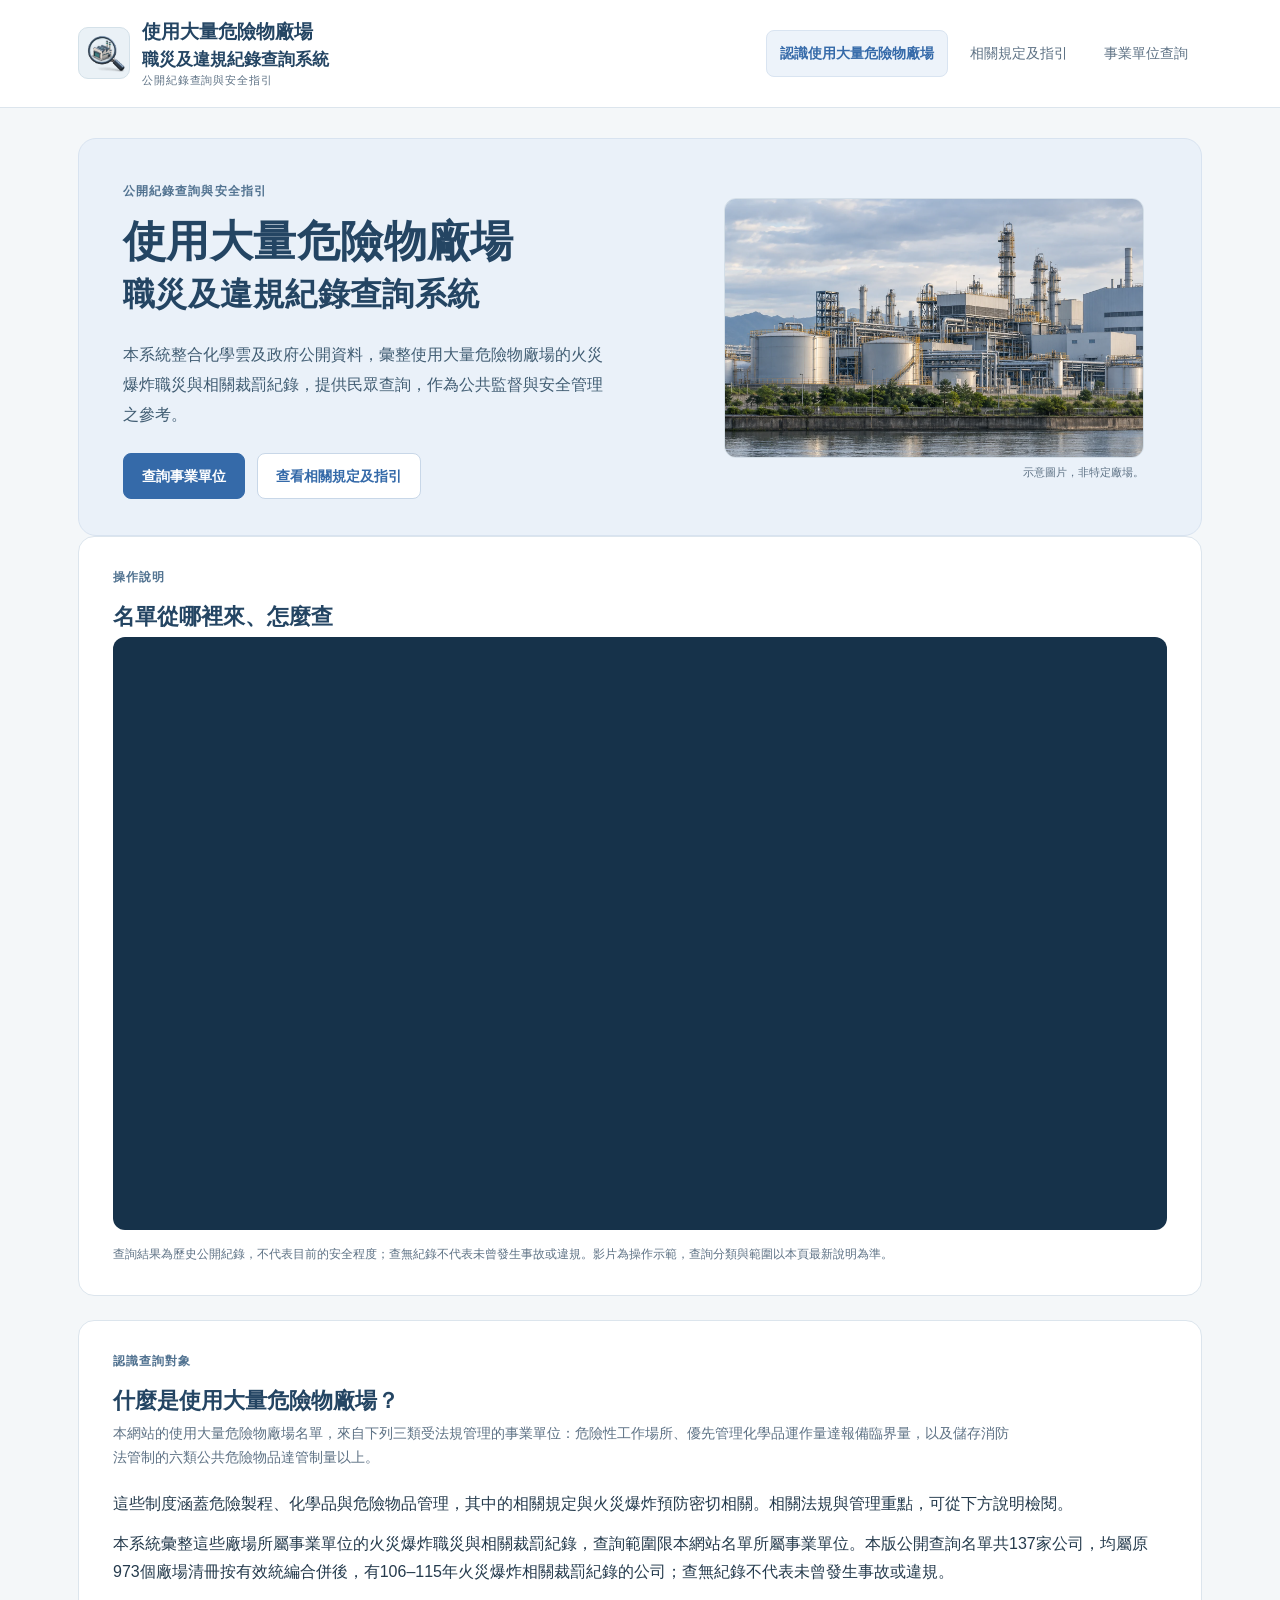
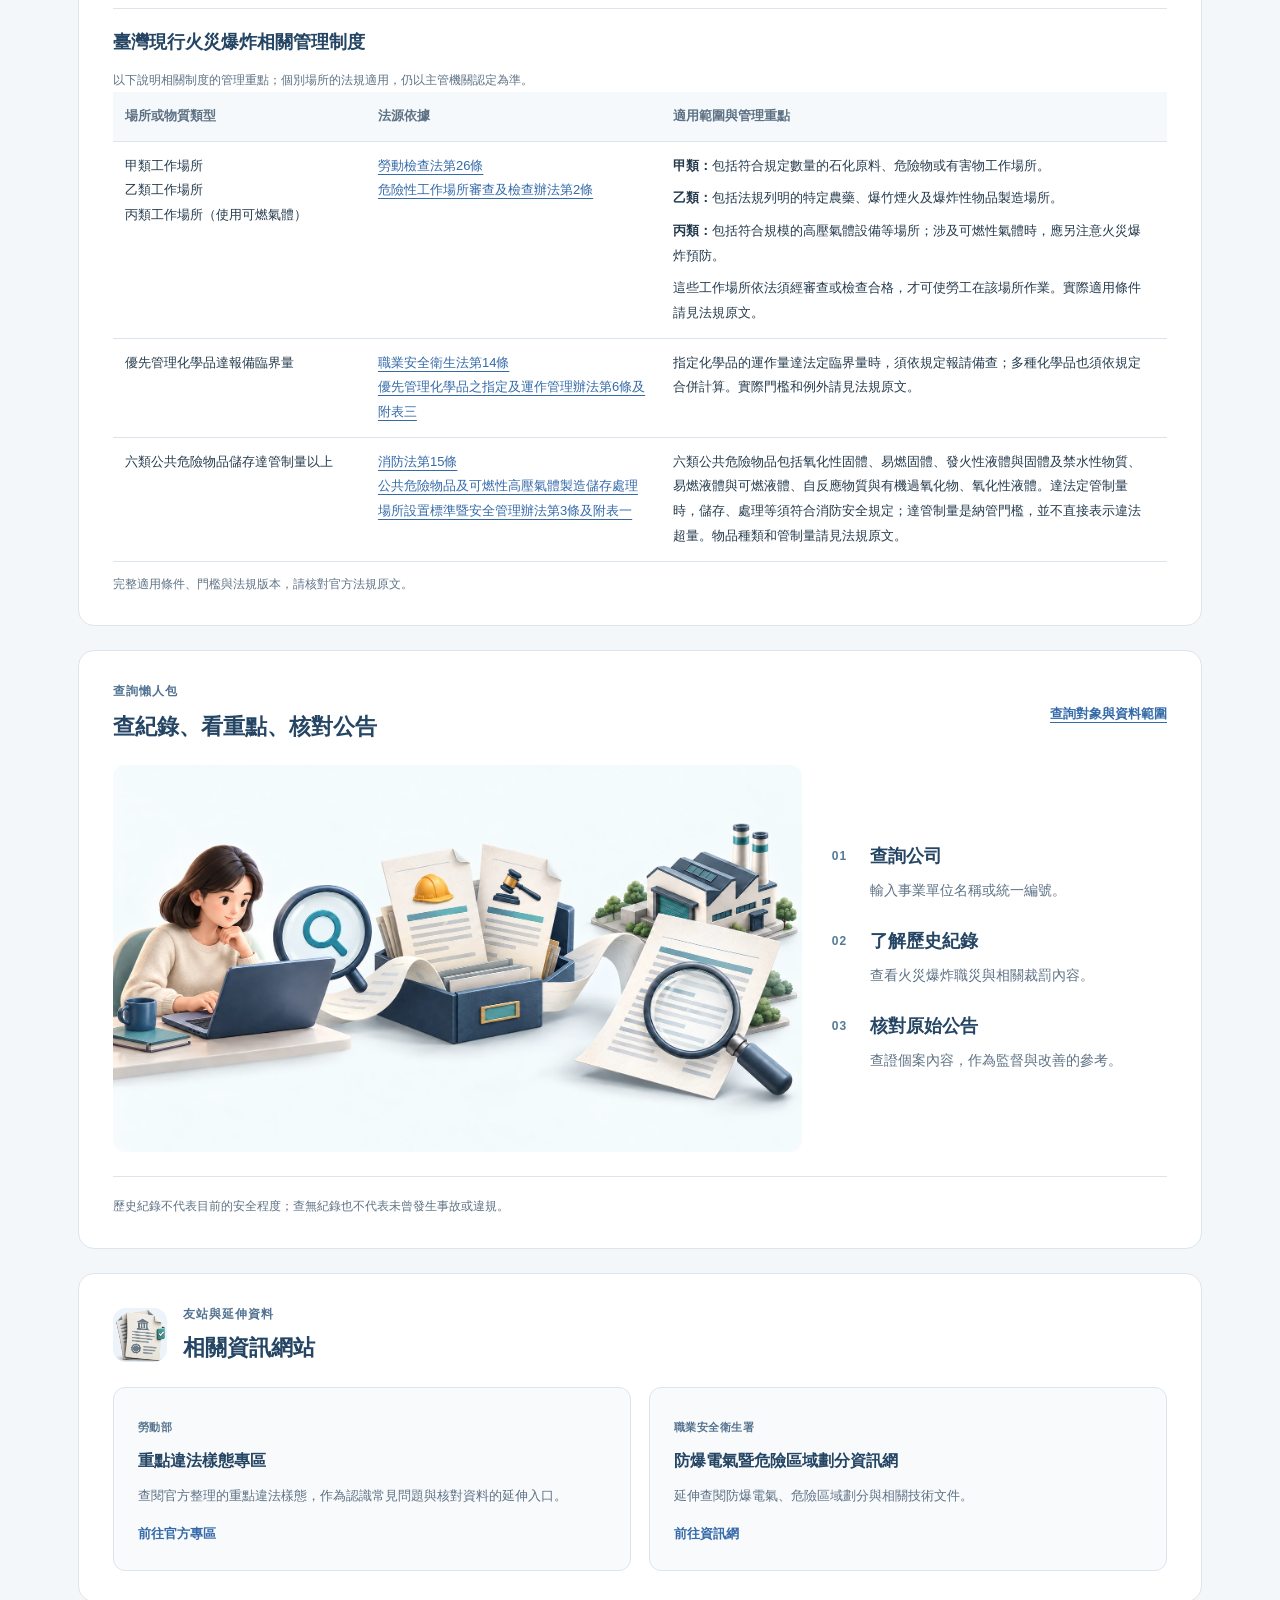
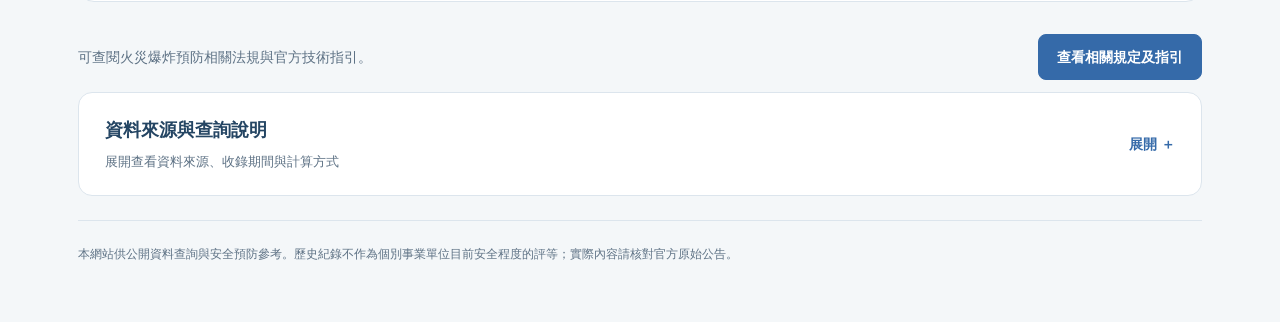
<file: index.html>
<!DOCTYPE html>
<html lang="zh-Hant">
<head>
<meta charset="UTF-8">
<meta name="viewport" content="width=device-width, initial-scale=1">
<title>火災爆炸職災與裁罰公開紀錄｜使用大量危險物廠場職災及違規紀錄查詢系統</title>
<style>
:root{--navy:#1e4b6b;--blue:#3b82f6;--text:#1e293b;--muted:#64748b;--line:#e2e8f0;--bg:#eef2f6}
*{box-sizing:border-box}body{margin:0;background:var(--bg);color:var(--text);font-family:"Noto Sans TC","Microsoft JhengHei",sans-serif;line-height:1.7}
.wrap{max-width:1100px;margin:28px auto 56px;padding:0 16px}
.card{background:#fff;border-radius:12px;padding:28px 32px;box-shadow:0 8px 24px #0f172a0f}
h1{color:var(--navy);font-size:26px;margin:0 0 12px}
h2{font-size:18px;color:var(--navy);margin:22px 0 8px}
p{margin:0 0 12px}
a{color:#2464b0}
.site-nav{display:flex;flex-wrap:wrap;gap:8px 22px;margin:0 0 18px;font-size:14px}
.site-nav a{color:var(--navy);text-decoration:none;padding:6px 0}
.site-nav a[aria-current]{font-weight:700;border-bottom:2px solid var(--blue)}
.rule{height:3px;background:var(--blue);border:0;margin:0 0 22px}
ul{margin:0 0 12px;padding-left:1.2em}
li{margin:0 0 6px}
.caption{color:var(--muted);font-size:12px;line-height:1.7}
.sources{border-top:1px solid var(--line);padding-top:8px;margin-top:8px}
.sources table{width:100%;border-collapse:collapse;font-size:13px}
.sources th,.sources td{padding:12px 14px 12px 0;border-bottom:1px solid var(--line);text-align:left;vertical-align:top}
.sources th{color:var(--muted);font-weight:500}
.sources th:first-child{width:24%}
.sources th:nth-child(2){width:28%}
.sources td p{margin:0 0 8px}
.sources td p:last-child{margin:0}
.rule-details{border:1px solid var(--line);border-radius:6px;margin:12px 0;padding:12px 16px;font-size:13px}.rule-details summary{font-weight:600;color:var(--navy);cursor:pointer}.rule-details summary:focus-visible{outline:2px solid var(--blue);outline-offset:4px}.rule-details ul{padding-left:20px}.rule-details li{margin:14px 0}.rule-details li p{margin:5px 0;line-height:2}.rule-details a{overflow-wrap:anywhere}
footer{margin-top:20px;padding-top:16px;border-top:1px solid var(--line);font-size:12px;color:var(--muted)}
@media(max-width:700px){
.wrap{margin:12px auto 24px;padding:0 10px}.card{padding:18px 14px}h1{font-size:22px}.site-nav{gap:6px 14px}
.sources table,.sources tbody,.sources tr,.sources td{display:block}
.sources thead{display:none}
.sources td{padding:6px 0;border:0}
.sources tr{padding:10px 0;border-bottom:1px solid var(--line)}
.sources td:first-child{font-weight:700;color:var(--navy)}
}
</style>
<meta name="description" content="整合化學雲及政府公開資料，彙整使用大量危險物廠場的火災爆炸職災與相關裁罰紀錄，提供民眾查詢與公共監督參考。">
<link rel="stylesheet" href="assets/site.css?v=20261112-bold-restored">
<link rel="canonical" href="https://fefe9487.github.io/fire-explosion-risk-site-b/">
</head>
<body>
<a class="skip-link" href="#main-content">跳至主要內容</a><header class="site-header"><div class="header-inner"><a class="site-brand" href="index.html"><img class="brand-image" src="assets/images/factory-search-icon.webp" width="52" height="52" alt="" decoding="async"><span>使用大量危險物廠場<span class="brand-system">職災及違規紀錄查詢系統</span><small>公開紀錄查詢與安全指引</small></span></a><nav class="site-nav" aria-label="主要頁面"><a href="index.html" aria-current="page">認識使用大量危險物廠場</a><a href="gaps.html">相關規定及指引</a><a href="query.html">事業單位查詢</a></nav></div></header><div class="wrap"><main id="main-content" class="home-main">
<section class="home-hero" aria-labelledby="home-title"><div class="hero-copy"><p class="eyebrow">公開紀錄查詢與安全指引</p><h1 id="home-title">使用大量危險物廠場<span class="title-detail">職災及違規紀錄查詢系統</span></h1><p class="hero-lead">本系統整合化學雲及政府公開資料，彙整使用大量危險物廠場的火災爆炸職災與相關裁罰紀錄，提供民眾查詢，作為公共監督與安全管理之參考。</p><div class="hero-actions"><a class="button-primary" href="query.html">查詢事業單位</a><a class="button-secondary" href="gaps.html">查看相關規定及指引</a></div></div><figure class="hero-visual"><img class="hero-image" src="assets/images/industrial-site-hero.webp" width="1593" height="987" alt="工業廠場的設備、儲槽與管線示意" decoding="async"><figcaption>示意圖片，非特定廠場。</figcaption></figure></section>
<section class="section-card home-film" id="intro-film" aria-labelledby="film-title"><p class="eyebrow">操作說明</p><h2 id="film-title">名單從哪裡來、怎麼查</h2><div class="film-frame"><iframe src="https://www.youtube-nocookie.com/embed/zdOFnnIJDhI" title="名單從哪裡來、怎麼查" allow="accelerometer; autoplay; clipboard-write; encrypted-media; gyroscope; picture-in-picture; web-share" referrerpolicy="strict-origin-when-cross-origin" allowfullscreen></iframe></div><p class="caption">查詢結果為歷史公開紀錄，不代表目前的安全程度；查無紀錄不代表未曾發生事故或違規。影片為操作示範，查詢分類與範圍以本頁最新說明為準。</p></section>
<section class="section-card definition-section" id="high-risk-definition" aria-labelledby="definition-title"><p class="eyebrow">認識查詢對象</p><h2 id="definition-title">什麼是使用大量危險物廠場？</h2><p class="section-intro">本網站的使用大量危險物廠場名單，來自下列三類受法規管理的事業單位：危險性工作場所、優先管理化學品運作量達報備臨界量，以及儲存消防法管制的六類公共危險物品達管制量以上。</p><p id="definition-reason">這些制度涵蓋危險製程、化學品與危險物品管理，其中的相關規定與火災爆炸預防密切相關。相關法規與管理重點，可從下方說明檢閱。</p><p>本系統彙整這些廠場所屬事業單位的火災爆炸職災與相關裁罰紀錄，查詢範圍限本網站名單所屬事業單位。本版公開查詢名單共137家公司，均屬原973個廠場清冊按有效統編合併後，有106–115年火災爆炸相關裁罰紀錄的公司；查無紀錄不代表未曾發生事故或違規。</p>
<section class="sources" id="category-laws" aria-labelledby="category-title">
<h3 id="category-title">臺灣現行火災爆炸相關管理制度</h3>
<p class="caption">以下說明相關制度的管理重點；個別場所的法規適用，仍以主管機關認定為準。</p>
<table><thead><tr><th>場所或物質類型</th><th>法源依據</th><th>適用範圍與管理重點</th></tr></thead><tbody>
<tr><td>甲類工作場所<br>乙類工作場所<br>丙類工作場所（使用可燃氣體）</td><td><a href="https://laws.mol.gov.tw/FLAW/FLAWDOC01.aspx?flno=26&amp;id=FL015071" target="_blank" rel="noopener">勞動檢查法第26條</a><br><a href="https://law.moj.gov.tw/LawClass/LawSingle.aspx?pcode=N0070019&amp;flno=2" target="_blank" rel="noopener">危險性工作場所審查及檢查辦法第2條</a></td><td><p><strong>甲類：</strong>包括符合規定數量的石化原料、危險物或有害物工作場所。</p><p><strong>乙類：</strong>包括法規列明的特定農藥、爆竹煙火及爆炸性物品製造場所。</p><p><strong>丙類：</strong>包括符合規模的高壓氣體設備等場所；涉及可燃性氣體時，應另注意火災爆炸預防。</p><p>這些工作場所依法須經審查或檢查合格，才可使勞工在該場所作業。實際適用條件請見法規原文。</p></td></tr>
<tr><td>優先管理化學品達報備臨界量</td><td><a href="https://laws.mol.gov.tw/FLAW/FLAWDOC01.aspx?flno=14&amp;id=FL015013" target="_blank" rel="noopener">職業安全衛生法第14條</a><br><a href="https://law.moj.gov.tw/LawClass/LawSingle.aspx?pcode=N0060064&amp;flno=6" target="_blank" rel="noopener">優先管理化學品之指定及運作管理辦法第6條及附表三</a></td><td><p>指定化學品的運作量達法定臨界量時，須依規定報請備查；多種化學品也須依規定合併計算。實際門檻和例外請見法規原文。</p></td></tr>
<tr><td>六類公共危險物品儲存達管制量以上</td><td><a href="https://law.moj.gov.tw/LawClass/LawSingle.aspx?pcode=D0120001&amp;flno=15" target="_blank" rel="noopener">消防法第15條</a><br><a href="https://law.moj.gov.tw/LawClass/LawSingle.aspx?pcode=D0120025&amp;flno=3" target="_blank" rel="noopener">公共危險物品及可燃性高壓氣體製造儲存處理場所設置標準暨安全管理辦法第3條及附表一</a></td><td><p>六類公共危險物品包括氧化性固體、易燃固體、發火性液體與固體及禁水性物質、易燃液體與可燃液體、自反應物質與有機過氧化物、氧化性液體。達法定管制量時，儲存、處理等須符合消防安全規定；達管制量是納管門檻，並不直接表示違法超量。物品種類和管制量請見法規原文。</p></td></tr>
</tbody></table>
<p class="caption">完整適用條件、門檻與法規版本，請核對官方法規原文。</p>
</section>
</section>
<section class="section-card public-guide" id="quick-guide" aria-labelledby="guide-title">
<div class="guide-heading"><div><p class="eyebrow">查詢懶人包</p><h2 id="guide-title">查紀錄、看重點、核對公告</h2></div><a class="text-link" href="#high-risk-definition">查詢對象與資料範圍</a></div>
<figure class="public-guide-figure"><img src="assets/images/public-records-guide.webp" width="1672" height="941" alt="民眾透過電腦查詢公司紀錄，查看職災及裁罰文件，並用原始公告核對內容的立體插畫。" loading="lazy" decoding="async"><figcaption class="guide-steps"><div><span class="guide-step-number">01</span><h3>查詢公司</h3><p>輸入事業單位名稱或統一編號。</p></div><div><span class="guide-step-number">02</span><h3>了解歷史紀錄</h3><p>查看火災爆炸職災與相關裁罰內容。</p></div><div><span class="guide-step-number">03</span><h3>核對原始公告</h3><p>查證個案內容，作為監督與改善的參考。</p></div></figcaption></figure>
<p class="guide-note">歷史紀錄不代表目前的安全程度；查無紀錄也不代表未曾發生事故或違規。</p></section>

<section class="section-card" id="friendly-sites" aria-labelledby="friendly-title"><div class="section-heading"><span class="icon-box"><img class="illustrated-icon" src="assets/images/public-records-icon.webp" width="80" height="80" alt="" loading="lazy" decoding="async"></span><div><p class="eyebrow">友站與延伸資料</p><h2 id="friendly-title">相關資訊網站</h2></div></div><div class="friendly-grid"><a class="friendly-card" href="https://announcement.mol.gov.tw/seriousViolations/index" target="_blank" rel="noopener"><span class="source-label">勞動部</span><h3>重點違法樣態專區</h3><p>查閱官方整理的重點違法樣態，作為認識常見問題與核對資料的延伸入口。</p><span class="entry-action">前往官方專區</span></a><a class="friendly-card" href="https://exproof.osha.gov.tw/" target="_blank" rel="noopener"><span class="source-label">職業安全衛生署</span><h3>防爆電氣暨危險區域劃分資訊網</h3><p>延伸查閱防爆電氣、危險區域劃分與相關技術文件。</p><span class="entry-action">前往資訊網</span></a></div></section>
<div class="next-page"><span>可查閱火災爆炸預防相關法規與官方技術指引。</span><a class="button-primary" href="gaps.html">查看相關規定及指引</a></div>
<details class="source-details" id="source-details"><summary><span>資料來源與查詢說明<small>展開查看資料來源、收錄期間與計算方式</small></span><span class="details-action" aria-hidden="true"></span></summary><div class="details-content">

<section class="section-card" id="data-sources" aria-labelledby="source-title"><div class="section-heading"><span class="icon-box"><img class="illustrated-icon" src="assets/images/public-records-icon.webp" width="80" height="80" alt="" loading="lazy" decoding="async"></span><div><p class="eyebrow">資料來源</p><h2 id="source-title">公開資料來源</h2></div></div><p class="section-intro">以政府公開公告為基礎，分別整理裁罰處分與職災案件。每種資料的日期與計算單位不同，閱讀時請先確認範圍。</p><div class="source-grid"><a class="source-card" href="https://announcement.mol.gov.tw/" target="_blank" rel="noopener"><span class="source-label">裁罰公告</span><h3>違反勞動法令事業單位查詢</h3><p>核對處分日期、處分字號與公告引用條文。</p></a><a class="source-card" href="https://toshms.osha.gov.tw/Disaster/Content/DisasterList" target="_blank" rel="noopener"><span class="source-label">職災相關處分</span><h3>職場重大災害檢查訊息</h3><p>整理公開職災相關處分與公告中的災害類型。</p></a></div><p class="caption">公司查詢限本網站使用大量危險物廠場名單所屬事業單位。完整案件內容請核對原始公告。</p></section>
<section class="section-card" id="data-period" aria-labelledby="period-title"><div class="section-heading"><span class="icon-box"><img class="illustrated-icon" src="assets/images/public-records-icon.webp" width="80" height="80" alt="" loading="lazy" decoding="async"></span><div><p class="eyebrow">收錄範圍</p><h2 id="period-title">資料期間與更新</h2></div></div>
<div class="sources"><table><thead><tr><th>項目</th><th>期間與日期</th><th>如何解讀</th></tr></thead><tbody id="data-periods"></tbody></table></div>
<p class="caption" id="query-counting-note"></p>
<p class="caption">更新日是我們整理資料的日期。來源裡最後一筆的日期，不代表那天以前都收齊了。當年度資料尚未收齊，請勿與完整年度直接比較。</p>
</section>
<section class="section-card" id="reading-records" aria-labelledby="count-title"><div class="section-heading"><span class="icon-box"><img class="illustrated-icon" src="assets/images/public-records-icon.webp" width="80" height="80" alt="" loading="lazy" decoding="async"></span><div><p class="eyebrow">紀錄怎麼讀</p><h2 id="count-title">公開紀錄使用注意事項</h2></div></div><div class="reading-grid"><article><span class="reading-no">01</span><h3>處分件數不等於事故場次</h3><p>同一場事故可能涉及多個處分；裁罰條文的引用次數，也不是事故原因的發生次數。</p></article><article><span class="reading-no">02</span><h3>部分年度資料不宜直接比較</h3><p>當年度資料尚未收齊，不能只看件數就判斷比完整年度增加或減少。</p></article><article><span class="reading-no">03</span><h3>公開紀錄受收錄範圍限制</h3><p>查無紀錄不代表未曾發生事故或違規；歷史紀錄也不代表目前的安全程度。</p></article></div></section>
<section class="section-card method-section" aria-labelledby="method-title"><p class="eyebrow">詳細說明</p><h2 id="method-title">資料整理與查詢方法</h2><p class="section-intro">公司紀錄按同一統一編號合計，不逐一標示個別廠址。統編不同的同名公司不合併，名稱後加上場所。以下說明個別公司紀錄的分類、篩選與去重方式。</p>
<section class="sources" id="fire-relevant-laws" aria-labelledby="fire-rules-title">
<h2 id="fire-rules-title">火災爆炸相關裁罰條文範圍</h2>
<p class="caption">以下條文清單用來辨識公司查詢結果中的火災爆炸相關裁罰，依官方公告引用的法規與條號比對；引用條文不代表事故原因。各主題及條號依資料版本保留。</p>
<div id="m-fire-rules" aria-label="火災爆炸相關條文清單">條文清單載入中。</div>
</section>
<h2>怎麼查詢</h2>
<ul>
<li>在查詢頁輸入事業單位名稱的一部分，或統一編號，再按查詢。</li>
<li>候選項目按統一編號合併為事業單位，同一統編只顯示一筆。統編不同不合併；公司名稱相同時，名稱後加上場所。</li>
<li>公開查詢名單共137家公司，均有106–115年火災爆炸相關裁罰紀錄。選定後，頁面分為「未落實火災爆炸預防裁罰」及「發生火災爆炸職災」兩類，職災僅採職場重大災害檢查訊息的火災、爆炸類型。</li>
<li>沒有輸入條件時不會查詢，也不會列出公司。</li>
</ul>
<h2>選定公司後如何篩選</h2>
<ul>
<li>處分年度：裁罰查詢期間為106–115年，職災處分查詢期間為111–115年，依實際收錄資料顯示。兩者均依處分日期篩選，僅列火災爆炸相關紀錄。</li>
<li>排序：日期由新到舊或由舊到新。返回候選項目或重新查詢後，篩選會恢復預設。</li>
</ul>
<h2>公司與場所如何計算</h2>
<p>查詢按同一統一編號合併公司紀錄，不再把紀錄掛到個別廠址上呈現。頁面不列出個別廠址，也不標示事故發生在哪一筆場所。公告原文若本身寫了廠名，裁罰說明仍照原文顯示。</p>
<p>同一統編底下，能對到清冊的處分、先前無法分到單一場所的處分，都計入這家公司。職安法第6條不因敘述出現「火災」或「爆炸」就強調標示；敘述確認是防爆、可燃性氣體或粉塵、動火、靜電、發火源，或已發生火災爆炸，才強調標示並計入。局限空間例示、缺氧換氣但書，以及儀表或閥件標示裡的「為防止爆炸、火災、洩漏」，不計入。同一處分字號若在職災資料的災害類型是火災或爆炸，該裁罰也列入「未落實火災爆炸預防裁罰」。</p>
<h2>紀錄與安全資訊如何解讀</h2>
<p>查詢結果是歷史公開紀錄，不代表場所目前的改善情形，也不作為目前風險高低或安全程度的評等。查無紀錄不代表未曾發生事故或違規。色彩強調與粗體是相關條文及文字的閱讀提示，不是另一次違規認定。</p>
<p>相關規定及技術指引供理解與預防參考。條文引用情形不能單獨用來判定事故原因；實際適用義務及案件內容，應核對完整法規與原始公告。</p>
<h2>如何核對資料</h2>
<p>如紀錄與已知資料不一致，請先記下場所名稱、統一編號、處分日期及處分字號，再至下方官方來源核對原始公告。資料配對疑義應依原始公告及可確認的場所資訊釐清。</p>

</section>
</div></details>
<footer class="site-footer">本網站供公開資料查詢與安全預防參考。歷史紀錄不作為個別事業單位目前安全程度的評等；實際內容請核對官方原始公告。</footer></main></div>
<script>
function esc(value) { return String(value ?? '').replace(/[&<>\"]/g,c=>({'&':'&amp;','<':'&lt;','>':'&gt;','\"':'&quot;'}[c])); }
function initializeOverview(plants,meta) {
  const esc = value => String(value ?? '').replace(/[&<>"]/g,c=>({'&':'&amp;','<':'&lt;','>':'&gt;','"':'&quot;'}[c]));
  const rows=[
    ['公司裁罰查詢',meta.penaltyPeriod||'106–115年','依處分年度篩選；期間兩端為部分年度。'],
    ['公司職災查詢',meta.accidentPeriod||'依目前收錄的資料期間','僅列火災、爆炸類型，依處分年度篩選。'],
    ['裁罰來源最新處分日期',meta.penaltySourceThrough||'未提供','來源檔中最晚的處分日期，不代表此前已完整收錄。'],
    ['職災來源最新處分日期',meta.accidentSourceThrough||'未提供','來源檔中最晚的職災處分日期，不代表此前已完整收錄。'],
    ['系統資料更新日',meta.sourceUpdatedAt||'未提供','來源資料整理與更新日期。']
  ];
  document.getElementById('data-periods').innerHTML=rows.map(row=>'<tr>'+row.map(v=>'<td>'+esc(v)+'</td>').join('')+'</tr>').join('');
  document.getElementById('query-counting-note').textContent='本頁資料期間：'+(meta.penaltyPeriod||'裁罰處分年度106–115年')+'；'+(meta.accidentPeriod||'職災處分日期近五年')+'。按同一統編合計，不按個別場所拆開。僅列火災爆炸相關紀錄。處分件數不等於事故場次，兩類紀錄可能涉及同一處分，請勿相加。';
}
function renderFireRules(criteria) {
  const host=document.getElementById('m-fire-rules'), groups=criteria?.groups||[];
  if(!groups.length){host.textContent='目前沒有可顯示的條文清單。';return;}
  const laws=[['設規','職業安全衛生設施規則','N0060009'],['高壓則','高壓氣體勞工安全規則','N0060030']];
  const historical=criteria.historicalArticles||[];
  host.innerHTML=laws.map(([short,law,pcode])=>{
    const selected=groups.filter(g=>g.short===short), count=new Set(selected.flatMap(g=>g.articles||[])).size;
    if(!selected.length)return '';
    const topics=selected.map(g=>`<li><strong>${esc(g.topic)}</strong><p>${(g.articles||[]).map(ref=>{
      const [main,sub]=String(ref).split('-');
      const old=short==='設規'&&ref==='186'&&historical.find(x=>x.law===law&&x.article==='186');
      const href=old?.source||`https://law.moj.gov.tw/LawClass/LawSingle.aspx?pcode=${pcode}&flno=${encodeURIComponent(ref)}`;
      const label=`第${esc(main)}條${sub?'之'+esc(sub):''}${old?'（歷史條文）':''}`;
      return `<a href="${esc(href)}" target="_blank" rel="noopener">${label}</a>`;
    }).join('、')}</p></li>`).join('');
    return `<details class="rule-details"><summary>${esc(law)}：採用${count}條（展開查看）</summary><p><a href="${esc(criteria.sources?.[law]||`https://law.moj.gov.tw/LawClass/LawAll.aspx?pcode=${pcode}`)}" target="_blank" rel="noopener">查看法規全文</a></p><ul>${topics}</ul></details>`;
  }).join('');
  const note=historical.map(x=>x.note).filter(Boolean).join(' ');
  if(note)host.insertAdjacentHTML('beforeend',`<p class="caption">${esc(note)} 歷史處分保留公告當時引用條文。</p>`);
}
function openLinkedDetails() {
  const linkedId=decodeURIComponent(location.hash.slice(1));
  const aliases={'statistics-details':'source-details','penalty-method':'fire-relevant-laws','counting-basics':'reading-records'};
  const id=aliases[linkedId]||linkedId;
  if(!id)return;
  const target=document.getElementById(id);
  if(!target)return;
  for(let detail=target.closest('details');detail;detail=detail.parentElement?.closest('details'))detail.open=true;
  requestAnimationFrame(()=>target.scrollIntoView({block:'start'}));
}
window.addEventListener('hashchange',openLinkedDetails);
openLinkedDetails();
async function boot() {
  try {
    const [metaResponse,rulesResponse]=await Promise.all(['meta','query-rules'].map(name=>fetch('data/'+name+'.json',{cache:'no-store'})));
    if(!metaResponse.ok||!rulesResponse.ok)throw Error('data');
    const [meta,rules]=await Promise.all([metaResponse.json(),rulesResponse.json()]);
    initializeOverview([],meta);
    renderFireRules(rules.fireCriteria);
  } catch(error) {
    document.getElementById('data-periods').innerHTML='<tr><td colspan="3">資料期間載入失敗，請稍後重試或查看離線展示檔。</td></tr>';
    document.getElementById('m-fire-rules').textContent='條文清單載入失敗，請稍後重試。';
  }
}
boot();
</script>
</body></html>
</file>
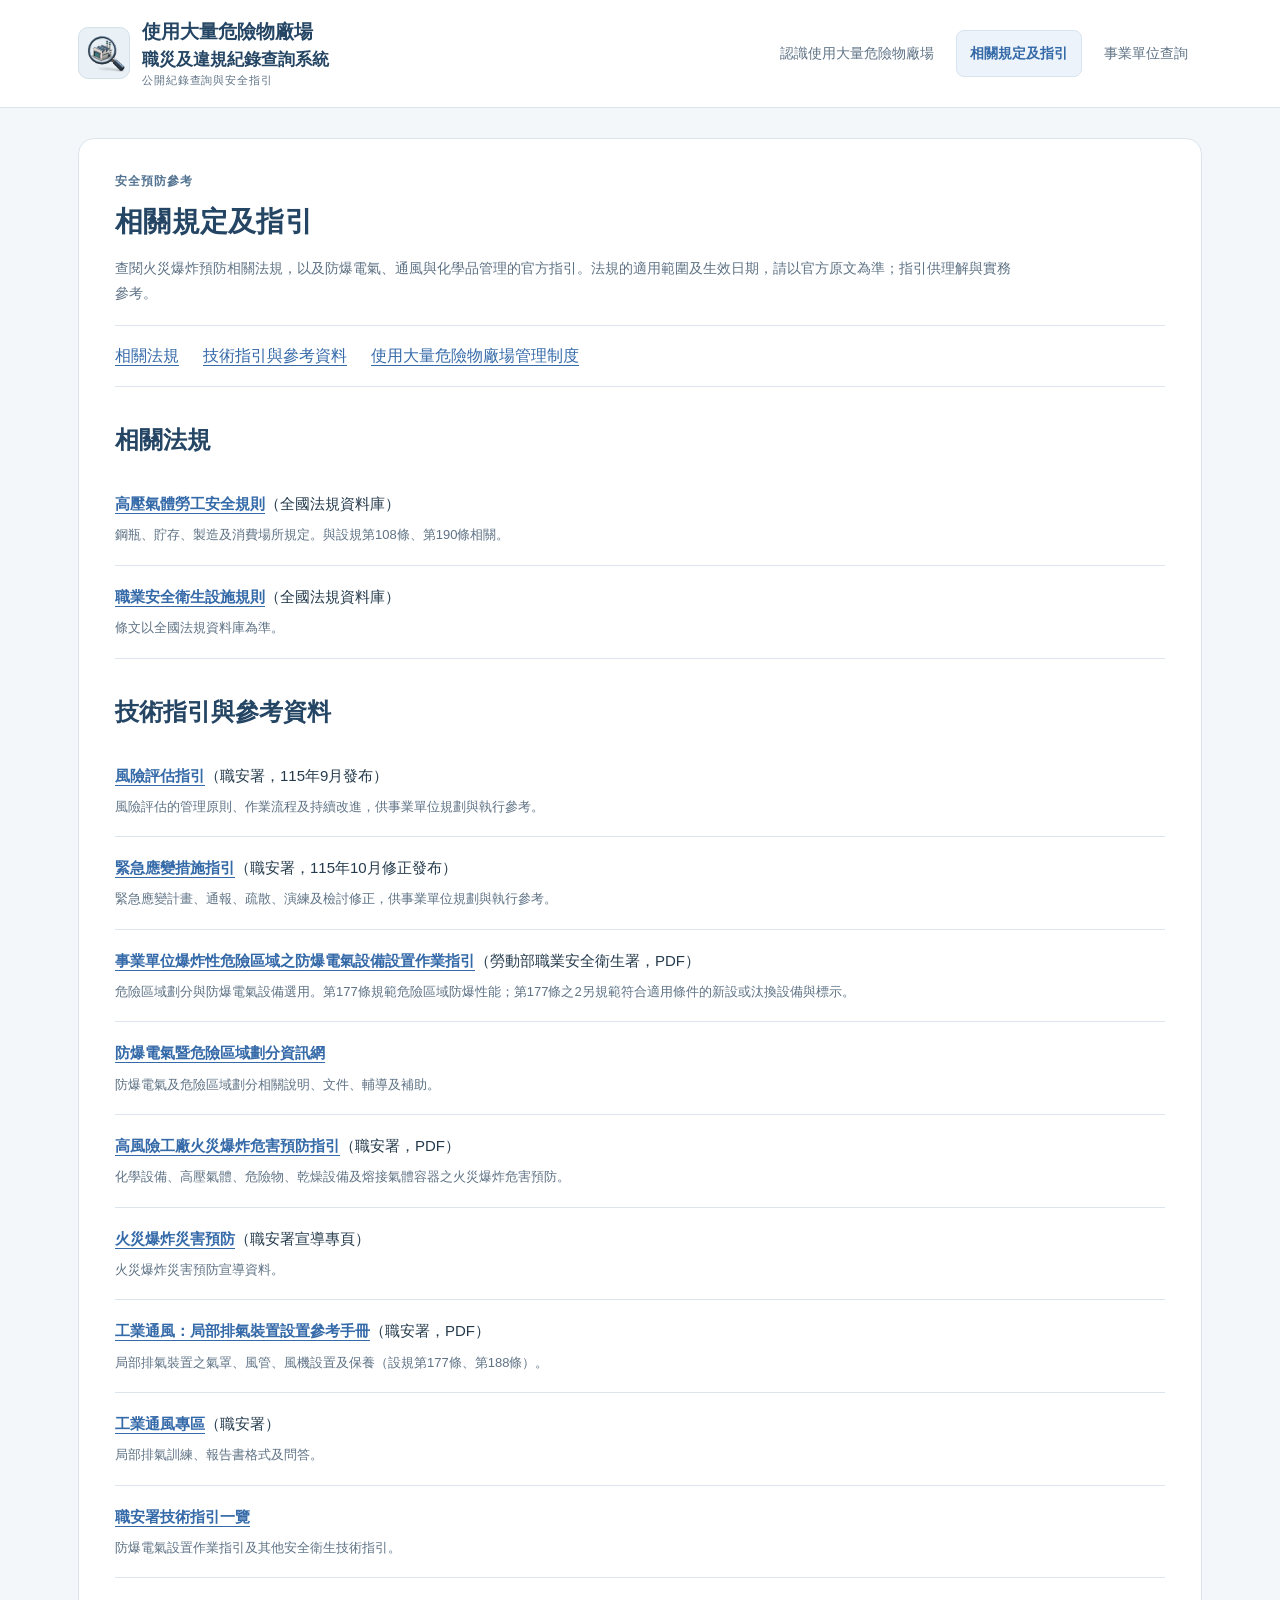
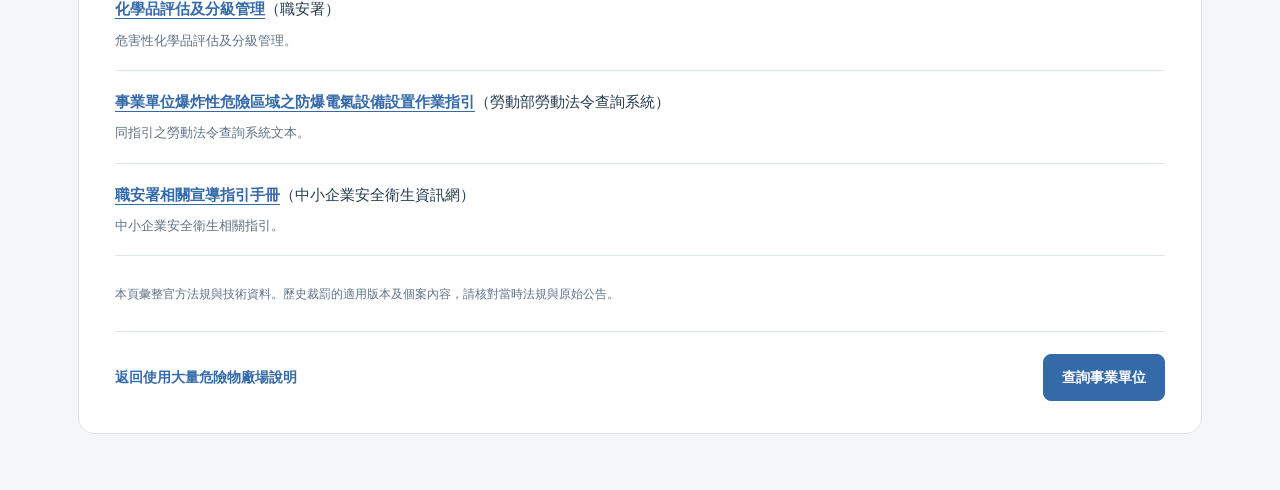
<file: gaps.html>
<!DOCTYPE html>
<html lang="zh-Hant">
<head>
<meta charset="UTF-8">
<meta name="viewport" content="width=device-width, initial-scale=1">
<title>相關規定及指引｜使用大量危險物廠場職災及違規紀錄查詢系統</title>
<meta name="description" content="查閱使用大量危險物廠場火災爆炸預防相關法規、防爆電氣、工業通風及化學品管理的官方指引與參考資料。">
<link rel="canonical" href="https://fefe9487.github.io/fire-explosion-risk-site-b/gaps.html">
<style>
*{box-sizing:border-box}body{margin:0;color:#253b4d}.card{background:#fff}h1{margin:0 0 14px}h2{margin:0 0 12px}p{margin:0 0 16px}
.guide-intro{margin-bottom:26px}.guide-jumps{display:flex;flex-wrap:wrap;gap:12px 24px;padding:16px 0;border-top:1px solid var(--line);border-bottom:1px solid var(--line)}
.guide-section{margin-top:32px;scroll-margin-top:20px}.guides{list-style:none;padding:0;margin:0}.guides li{padding:18px 0;border-bottom:1px solid var(--line);font-size:15px;overflow-wrap:anywhere}.guides li>a{font-weight:600}.guides small{display:block;color:var(--muted);font-size:13px;margin-top:6px;line-height:1.8}
.guide-footer{margin-top:28px;font-size:12px;color:var(--muted)}
@media(max-width:650px){.guide-jumps{gap:12px 18px}.guides li{font-size:14px}.guide-section{margin-top:26px}}
</style>
<link rel="stylesheet" href="assets/site.css?v=20261112-bold-restored">
</head>
<body>
<a class="skip-link" href="#main-content">跳至主要內容</a><header class="site-header"><div class="header-inner"><a class="site-brand" href="index.html"><img class="brand-image" src="assets/images/factory-search-icon.webp" width="52" height="52" alt="" decoding="async"><span>使用大量危險物廠場<span class="brand-system">職災及違規紀錄查詢系統</span><small>公開紀錄查詢與安全指引</small></span></a><nav class="site-nav" aria-label="主要頁面"><a href="index.html">認識使用大量危險物廠場</a><a href="gaps.html" aria-current="page">相關規定及指引</a><a href="query.html">事業單位查詢</a></nav></div></header>
<div class="wrap"><main class="card" id="main-content">
<div class="guide-intro"><p class="eyebrow">安全預防參考</p><h1>相關規定及指引</h1>
<p class="section-intro">查閱火災爆炸預防相關法規，以及防爆電氣、通風與化學品管理的官方指引。法規的適用範圍及生效日期，請以官方原文為準；指引供理解與實務參考。</p>
<nav class="guide-jumps" aria-label="本頁內容"><a href="#regulations">相關法規</a><a href="#technical-guides">技術指引與參考資料</a><a href="index.html#category-laws">使用大量危險物廠場管理制度</a></nav></div>
<section class="guide-section" id="regulations" aria-labelledby="regulations-title"><h2 id="regulations-title">相關法規</h2>
<ul class="guides"><li>
          <a href="https://law.moj.gov.tw/LawClass/LawAll.aspx?pcode=N0060030">高壓氣體勞工安全規則</a>（全國法規資料庫）
          <small>鋼瓶、貯存、製造及消費場所規定。與設規第108條、第190條相關。</small>
        </li>
<li>
          <a href="https://law.moj.gov.tw/LawClass/LawAll.aspx?pcode=N0060009">職業安全衛生設施規則</a>（全國法規資料庫）
          <small>條文以全國法規資料庫為準。</small>
        </li></ul></section>
<section class="guide-section" id="technical-guides" aria-labelledby="technical-guides-title"><h2 id="technical-guides-title">技術指引與參考資料</h2>
<ul class="guides"><li>
          <a href="https://www.osha.gov.tw/48110/48713/48735/212505/post">風險評估指引</a>（職安署，115年9月發布）
          <small>風險評估的管理原則、作業流程及持續改進，供事業單位規劃與執行參考。</small>
        </li>
<li>
          <a href="https://www.osha.gov.tw/48110/48713/48735/214851/post">緊急應變措施指引</a>（職安署，115年10月修正發布）
          <small>緊急應變計畫、通報、疏散、演練及檢討修正，供事業單位規劃與執行參考。</small>
        </li>
<li>
          <a href="https://www.osha.gov.tw/media/eahjly4l/1130126%E4%BA%8B%E6%A5%AD%E5%96%AE%E4%BD%8D%E7%88%86%E7%82%B8%E6%80%A7%E5%8D%B1%E9%9A%AA%E5%8D%80%E5%9F%9F%E4%B9%8B%E9%98%B2%E7%88%86%E9%9B%BB%E6%B0%A3%E8%A8%AD%E5%82%99%E8%A8%AD%E7%BD%AE%E4%BD%9C%E6%A5%AD%E6%8C%87%E5%BC%95-%E7%99%BC%E6%96%87%E7%89%88.pdf?mediaDL=true">事業單位爆炸性危險區域之防爆電氣設備設置作業指引</a>（勞動部職業安全衛生署，PDF）
          <small>危險區域劃分與防爆電氣設備選用。第177條規範危險區域防爆性能；第177條之2另規範符合適用條件的新設或汰換設備與標示。</small>
        </li>
<li>
          <a href="https://exproof.osha.gov.tw/">防爆電氣暨危險區域劃分資訊網</a>
          <small>防爆電氣及危險區域劃分相關說明、文件、輔導及補助。</small>
        </li>
<li>
          <a href="https://www.osha.gov.tw/media/pexnagjz/%E9%AB%98%E9%A2%A8%E9%9A%AA%E5%B7%A5%E5%BB%A0%E7%81%AB%E7%81%BD%E7%88%86%E7%82%B8%E5%8D%B1%E5%AE%B3%E9%A0%90%E9%98%B2%E6%8C%87%E5%BC%95.pdf?mediaDL=true">高風險工廠火災爆炸危害預防指引</a>（職安署，PDF）
          <small>化學設備、高壓氣體、危險物、乾燥設備及熔接氣體容器之火災爆炸危害預防。</small>
        </li>
<li>
          <a href="https://www.osha.gov.tw/1106/1196/10141/10151/10152/11151/">火災爆炸災害預防</a>（職安署宣導專頁）
          <small>火災爆炸災害預防宣導資料。</small>
        </li>
<li>
          <a href="https://www.osha.gov.tw/media/tlsc3hi0/%E9%99%84%E4%BB%B61-%E5%B7%A5%E6%A5%AD%E9%80%9A%E9%A2%A8-%E5%B1%80%E9%83%A8%E6%8E%92%E6%B0%A3%E8%A3%9D%E7%BD%AE%E8%A8%AD%E7%BD%AE%E5%8F%83%E8%80%83%E6%89%8B%E5%86%8A.pdf">工業通風：局部排氣裝置設置參考手冊</a>（職安署，PDF）
          <small>局部排氣裝置之氣罩、風管、風機設置及保養（設規第177條、第188條）。</small>
        </li>
<li>
          <a href="https://www.osha.gov.tw/48110/48207/150366/150380/post">工業通風專區</a>（職安署）
          <small>局部排氣訓練、報告書格式及問答。</small>
        </li>
<li>
          <a href="https://www.osha.gov.tw/48110/48713/48735/">職安署技術指引一覽</a>
          <small>防爆電氣設置作業指引及其他安全衛生技術指引。</small>
        </li>
<li>
          <a href="https://ccb.osha.gov.tw/">化學品評估及分級管理</a>（職安署）
          <small>危害性化學品評估及分級管理。</small>
        </li>
<li>
          <a href="https://laws.mol.gov.tw/FLAW/PrintFLAWDAT0202.aspx?id=FL103010">事業單位爆炸性危險區域之防爆電氣設備設置作業指引</a>（勞動部勞動法令查詢系統）
          <small>同指引之勞動法令查詢系統文本。</small>
        </li>
<li>
          <a href="https://sh168.osha.gov.tw/Content/Risk/RisksTool4">職安署相關宣導指引手冊</a>（中小企業安全衛生資訊網）
          <small>中小企業安全衛生相關指引。</small>
        </li></ul></section>
<footer class="guide-footer">本頁彙整官方法規與技術資料。歷史裁罰的適用版本及個案內容，請核對當時法規與原始公告。</footer>
<div class="page-links"><a href="index.html">返回使用大量危險物廠場說明</a><a class="button-primary" href="query.html">查詢事業單位</a></div>
</main></div>
</body></html>
</file>
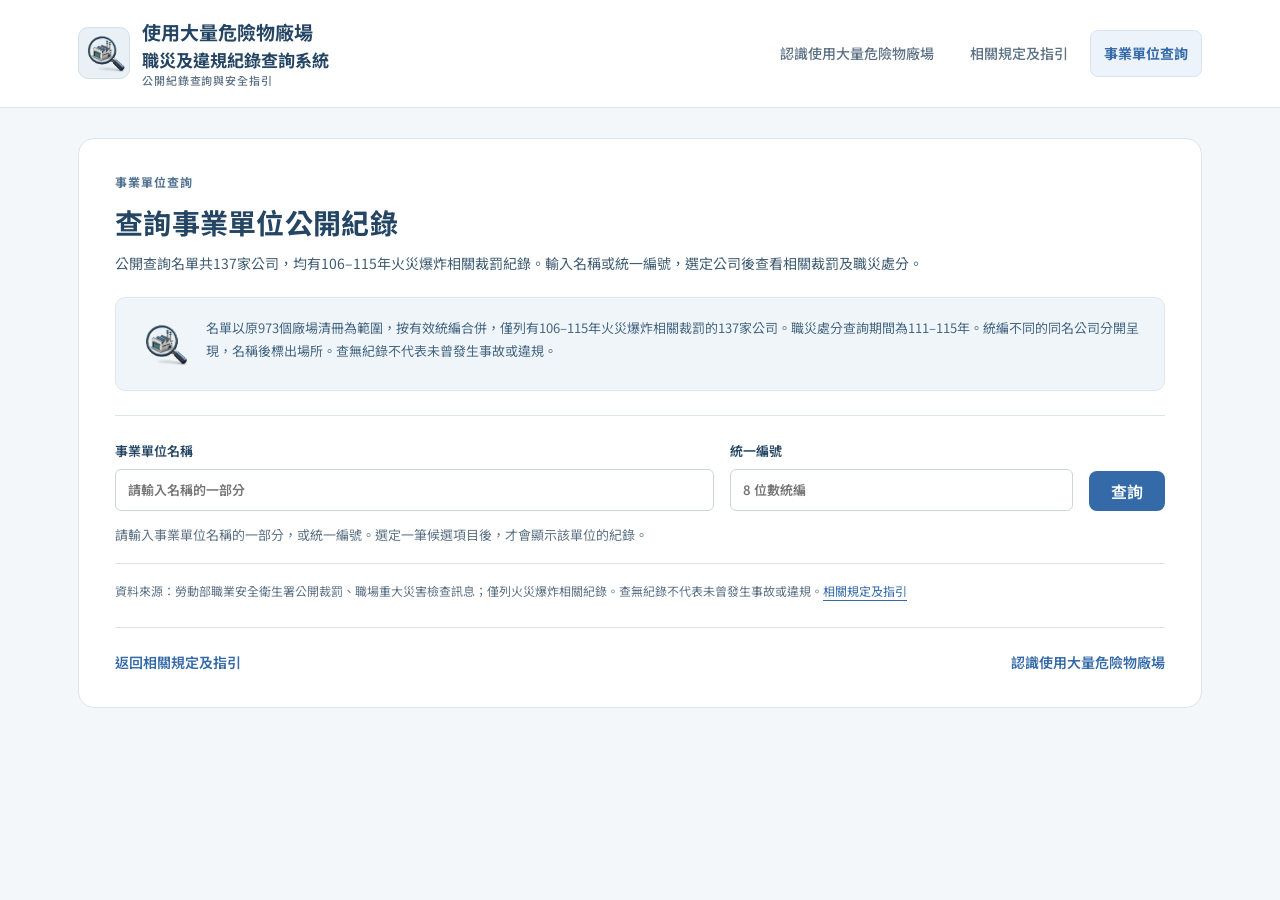
<file: query.html>
<!DOCTYPE html>
<html lang="zh-Hant">
<head>
  <meta charset="UTF-8" />
  <meta name="viewport" content="width=device-width, initial-scale=1" />
  <title>事業單位查詢｜使用大量危險物廠場職災及違規紀錄查詢系統</title>
  <link rel="preconnect" href="https://fonts.googleapis.com" />
  <link rel="preconnect" href="https://fonts.gstatic.com" crossorigin />
  <link href="https://fonts.googleapis.com/css2?family=Noto+Sans+TC:wght@400;500;600;700&display=swap" rel="stylesheet" />
  <style>
    :root {
      --navy: #1e4b6b;
      --blue: #3b82f6;
      --blue-hover: #2563eb;
      --text: #1e293b;
      --muted: #64748b;
      --line: #e2e8f0;
      --bg: #eef2f6;
    }
    * { box-sizing: border-box; }
    html, body { margin: 0; }
    body {
      font-family: "Noto Sans TC", "Microsoft JhengHei", sans-serif;
      background: var(--bg);
      color: var(--text);
      line-height: 1.5;
    }
    .wrap { max-width: 880px; margin: 28px auto 56px; padding: 0 16px; }
    .card {
      background: #fff;
      border-radius: 12px;
      padding: 28px 32px 24px;
      box-shadow: 0 8px 24px rgba(15, 23, 42, 0.06);
      min-width: 0;
    }
    h1 { margin: 0 0 8px; font-size: 26px; font-weight: 700; color: var(--navy); }
    .lede { margin: 0 0 16px; color: #415d73; font-size: 15px; }
    .highlight { display: grid; grid-template-columns: repeat(3, minmax(0, 1fr)); margin: 0 0 18px; padding: 16px 18px; border-left: 4px solid var(--blue); background: #eff6fc; color: var(--navy); list-style: none; }
    .highlight li { min-width: 0; padding: 0 18px; }
    .highlight li:first-child { padding-left: 0; }
    .highlight li:last-child { padding-right: 0; }
    .highlight li + li { border-left: 1px solid #d4e3ef; }
    .highlight strong { display: block; margin-bottom: 6px; font-size: 15px; line-height: 1.5; }
    .highlight-no { margin-right: 8px; font-size: 12px; color: #366c95; font-variant-numeric: tabular-nums; }
    .highlight p { margin: 0; font-size: 13px; color: #415d73; line-height: 1.75; }
    .rule { height: 3px; background: var(--blue); border: 0; margin: 0 0 22px; }
    .site-nav { display: flex; flex-wrap: wrap; gap: 8px 22px; margin: 0 0 18px; font-size: 14px; }
    .site-nav a { color: var(--navy); text-decoration: none; padding: 6px 0; }
    .site-nav a[aria-current] { font-weight: 700; border-bottom: 2px solid var(--blue); }
    .fields { display: grid; grid-template-columns: 1.4fr 0.8fr auto; gap: 14px 16px; align-items: end; }
    label.field { display: flex; flex-direction: column; gap: 6px; font-size: 13px; font-weight: 600; color: var(--navy); }
    input, select {
      font: inherit;
      padding: 9px 12px;
      border: 1px solid #cbd5e1;
      border-radius: 6px;
      background: #fff;
      color: var(--text);
      min-height: 40px;
    }
    input:focus, select:focus, button:focus-visible { outline: 2px solid rgba(59, 130, 246, 0.35); border-color: var(--blue); }
    .go {
      background: var(--blue);
      color: #fff;
      border: 0;
      min-height: 40px;
      padding: 0 22px;
      border-radius: 8px;
      font: inherit;
      font-weight: 600;
      cursor: pointer;
    }
    .go:hover { background: var(--blue-hover); }
    .query-note { margin: 12px 0 0; font-size: 13px; color: var(--muted); }
    .status { margin: 16px 0 0; font-size: 14px; color: var(--navy); }
    .candidates { list-style: none; margin: 14px 0 0; padding: 0; display: flex; flex-direction: column; gap: 8px; }
    .candidate {
      width: 100%;
      text-align: left;
      font: inherit;
      background: #fff;
      border: 1px solid var(--line);
      border-radius: 8px;
      padding: 12px 14px;
      cursor: pointer;
      color: inherit;
      min-height: 44px;
    }
    .candidate:hover { border-color: var(--blue); }
    .candidate .name { font-weight: 600; color: var(--navy); line-height: 1.4; }
    .candidate .idline { display: block; margin-top: 4px; font-size: 13px; color: var(--muted); }
    .detail { margin-top: 18px; padding-top: 16px; border-top: 1px solid var(--line); }
    .detail-tools { display: flex; flex-wrap: wrap; gap: 12px 16px; align-items: end; margin: 12px 0; }
    .detail-tools label { font-size: 13px; font-weight: 600; color: var(--navy); display: flex; flex-direction: column; gap: 6px; }
    .detail-tools label { max-width: 100%; }
    .detail-tools select { max-width: 100%; }
    .chips { display: flex; flex-wrap: wrap; gap: 14px; margin: 8px 0 14px; }
    .chips button { font: inherit; font-size: 13px; border: 1px solid #b9ccda; border-radius: 999px; padding: 6px 12px; background: #f5f9fc; color: var(--navy); cursor: pointer; }
    .chips button[aria-pressed="true"] { background: var(--blue); color: #fff; border-color: var(--blue); }
    .check { flex-direction: row !important; align-items: center; gap: 8px !important; min-height: 40px; }
    .text-btn { font: inherit; font-weight: 600; color: var(--blue); background: none; border: 0; padding: 0; cursor: pointer; }
    .block-title { font-size: 14px; font-weight: 600; color: var(--navy); margin: 8px 0 6px; }
    .block-note { font-size: 12px; color: var(--muted); margin: 0 0 8px; }
    .case-scroll { overflow-x: auto; max-width: 100%; margin: 0 0 12px; }
    .cases { width: 100%; border-collapse: collapse; font-size: 13px; min-width: 740px; }
    .cases th { text-align: left; color: var(--muted); font-weight: 500; padding: 6px 10px 6px 0; border-bottom: 1px solid var(--line); }
    .cases td { padding: 8px 10px 8px 0; vertical-align: top; border-bottom: 1px solid var(--line); overflow-wrap: anywhere; }
    .code { font-variant-numeric: tabular-nums; }
    .tag { display: inline-block; font-size: 11px; font-weight: 600; padding: 2px 8px; border-radius: 999px; background: #fef3c7; color: #92400e; white-space: nowrap; }
    .pen-cases { min-width: 1000px; table-layout: fixed; }
    .pen-cases .case-text { white-space: pre-wrap; line-height: 1.8; }
    .pen-cases caption { text-align: left; font-size: 12px; color: var(--muted); padding: 0 0 8px; }
    .pen-cases .fire-law { color: #b42318; font-weight: 600; }
    .pen-cases .fire-text { font-weight: 700; }
    .cases .fire-law { color: #b42318; font-weight: 600; }
    .cases .fire-text { font-weight: 700; }
    .fire-kind-badge { display: inline-block; margin-left: 5px; padding: 1px 7px; border-radius: 999px; background: #fef2f2; color: #b42318; font-size: 11px; font-weight: 700; white-space: nowrap; }
    .fire-summary { margin: 12px 0 16px; padding: 14px 16px; border-left: 4px solid #b42318; background: #fff7f7; }
    .fire-summary-grid { display: grid; grid-template-columns: repeat(2, minmax(0, 1fr)); gap: 12px 20px; margin: 8px 0; }
    .fire-summary-grid strong { display: block; font-size: 22px; color: var(--navy); font-variant-numeric: tabular-nums; }
    .fire-summary-actions { display: flex; flex-wrap: wrap; gap: 10px 18px; }
    .fire-summary-alert { color: #9f2d20; }
    .case-preview, .case-full { display: block; }
    .case-preview[hidden], .case-full[hidden] { display: none; }
    .case-more { display: block; margin: 8px 0; padding: 0; border: 0; background: transparent; color: #2464b0; font: inherit; text-decoration: underline; cursor: pointer; }
    .source-note { padding: 8px; background: #fff4dc; color: #804b00; font-size: 12px; }
    .load-err { padding: 16px; color: #e11d48; }
    footer { margin-top: 16px; padding-top: 16px; border-top: 1px solid var(--line); font-size: 12px; color: var(--muted); }
    footer a { color: var(--blue); }
    @media (max-width: 700px) {
      .wrap { margin: 12px auto 24px; padding: 0 10px; }
      .card { padding: 18px 14px; }
      h1 { font-size: 21px; }
      .fields { grid-template-columns: 1fr; }
      .go { width: 100%; }
      .site-nav { gap: 6px 14px; }
      .highlight { grid-template-columns: 1fr; gap: 12px; padding: 10px 12px; }
      .highlight li { padding: 0; }
      .highlight li + li { border-left: 0; border-top: 1px solid #d4e3ef; padding-top: 12px; }
      .fire-summary-grid { grid-template-columns: 1fr; }
    }
  </style>
<meta name="description" content="依事業單位名稱或統一編號，查詢所選公司的公開裁罰與職災紀錄。">
<link rel="stylesheet" href="assets/site.css?v=20261112-bold-restored">
</head>
<body>
<a class="skip-link" href="#main-content">跳至主要內容</a><header class="site-header"><div class="header-inner"><a class="site-brand" href="index.html"><img class="brand-image" src="assets/images/factory-search-icon.webp" width="52" height="52" alt="" decoding="async"><span>使用大量危險物廠場<span class="brand-system">職災及違規紀錄查詢系統</span><small>公開紀錄查詢與安全指引</small></span></a><nav class="site-nav" aria-label="主要頁面"><a href="index.html">認識使用大量危險物廠場</a><a href="gaps.html">相關規定及指引</a><a href="query.html" aria-current="page">事業單位查詢</a></nav></div></header>
  <div class="wrap">
    <main class="card" id="main-content">
      <p class="eyebrow">事業單位查詢</p><h1>查詢事業單位公開紀錄</h1>
      <p class="lede">公開查詢名單共137家公司，均有106–115年火災爆炸相關裁罰紀錄。輸入名稱或統一編號，選定公司後查看相關裁罰及職災處分。</p>
      <div class="notice-soft"><img class="illustrated-icon" src="assets/images/factory-search-icon.webp" width="80" height="80" alt="" loading="lazy" decoding="async"><p>名單以原973個廠場清冊為範圍，按有效統編合併，僅列有106–115年火災爆炸相關裁罰的137家公司。職災處分查詢期間為111–115年。統編不同的同名公司分開呈現，名稱後標出場所。查無紀錄不代表未曾發生事故或違規。</p></div>
      <hr class="rule" />
      <form id="form">
        <div class="fields">
          <label class="field">事業單位名稱
            <input id="q-name" type="search" placeholder="請輸入名稱的一部分" autocomplete="off" />
          </label>
          <label class="field">統一編號
            <input id="q-tax" type="search" placeholder="8 位數統編" inputmode="numeric" maxlength="8" autocomplete="off" />
          </label>
          <button class="go" type="submit">查詢</button>
        </div>
      </form>
      <p class="query-note">請輸入事業單位名稱的一部分，或統一編號。選定一筆候選項目後，才會顯示該單位的紀錄。</p>
      <div id="stage"></div>
      <footer id="foot">資料來源：勞動部職業安全衛生署公開裁罰、職場重大災害檢查訊息；僅列火災爆炸相關紀錄。查無紀錄不代表未曾發生事故或違規。<a href="gaps.html">相關規定及指引</a></footer>
      <div class="page-links"><a href="gaps.html">返回相關規定及指引</a><a href="index.html">認識使用大量危險物廠場</a></div>
    </main>
  </div>
  <script>
    const CANDIDATE_LIMIT = 40;
    const FIRE_KINDS = ["火災", "爆炸"];
    let QUERY_RULES = null;
    let META = null, PLANTS = [], PEN = [], ACC = [];
    let FIRE_ARTICLE_KEYS = new Set();
    let accByPlant = {}, penByPlant = {}, accByTax = {}, penByTax = {};
    let matches = [];
    let selectedId = "";
    let COMPANIES = [];
    let ROLL = { penalties: [], accidents: [] };
    const EXCLUDED_NO = new Set(["勞職授字第1130205857號"]);

    function esc(s) {
      return String(s ?? "").replace(/[&<>"]/g, (c) => ({ "&": "&amp;", "<": "&lt;", ">": "&gt;", '"': "&quot;" }[c]));
    }
    function rocNum(date) {
      const m = String(date || "").match(/^(\d{2,3})\/(\d{1,2})\/(\d{1,2})/);
      if (!m) return 0;
      return parseInt(m[1], 10) * 10000 + parseInt(m[2], 10) * 100 + parseInt(m[3], 10);
    }
    function recentFirst(list, dateKey) {
      const direction = viewState().sort === "oldest" ? 1 : -1;
      return [...list].sort((a, b) => direction * (rocNum(a[dateKey]) - rocNum(b[dateKey])));
    }
    function inYearWindow(date, start, end, selected) {
      const match = String(date || "").match(/^(\d{2,3})\//);
      const year = match ? Number(match[1]) : 0;
      return year >= start && year <= end && (!selected || year === Number(selected));
    }
    function queryDateHit(date, year) {
      const [start, end] = META.queryYears || [111, 115];
      return inYearWindow(date, start, end, year || "");
    }
    function penaltyDateHit(date, year) {
      const [start, end] = META.penaltyQueryYears || META.csvYears || [106, 115];
      return inYearWindow(date, start, end, year || "");
    }
    function recordPasses(row, view, dateKey) {
      return queryDateHit(row[dateKey], view.year);
    }
    function accidentKindPasses(row, view) {
      return FIRE_KINDS.includes(row.kind) && (!view.kinds?.length || view.kinds.includes(row.kind));
    }
    function accPasses(a, view) {
      return recordPasses(a, view, "dispDate") && accidentKindPasses(a, view);
    }
    function accBundle(p, view) {
      const all = (accByPlant[p.id] || []).filter((a) => accPasses(a, view));
      const plant = all.filter((a) => a.link === "plant");
      const hosts = view.host ? all.filter((a) => a.link === "host-inferred") : [];
      return { plant, hosts, tax: [], shown: plant.concat(hosts) };
    }
    function dispositionKey(row) { return String(row.no || row.id || "").trim(); }
    function dispositionCount(rows) { return new Set(rows.map(dispositionKey).filter(Boolean)).size; }
    function fireRelatedPenalty(row) {
      return ["direct", "broad"].includes(row.tagFire) || !!row.article6Fire || (row.arts || []).some((a) => FIRE_ARTICLE_KEYS.has(fireArticleKey(a)));
    }
    function companyOnlyName(name) {
      const key = String(name || "").replace(/\s/g, "");
      const matched = key.match(/^(.+?(?:股份有限公司|有限公司))/);
      return !!(matched && matched[0].length === key.length);
    }
    function parentName(plants) {
      const bare = plants.filter((plant) => companyOnlyName(plant.name));
      const cores = plants.map((plant) => {
        const key = String(plant.name || "").replace(/\s/g, "");
        const matched = key.match(/^(.+?(?:股份有限公司|有限公司))/);
        return matched ? matched[1] : (plant.core || plant.name || "");
      }).filter(Boolean);
      if (bare.length === 1) return String(bare[0].name || "").replace(/\s/g, "");
      const counts = new Map();
      for (const core of cores) counts.set(core, (counts.get(core) || 0) + 1);
      const ranked = [...counts.entries()].sort((a, b) => b[1] - a[1] || a[0].length - b[0].length);
      return ranked.length ? ranked[0][0] : (plants[0].name || "");
    }
    function compactName(value) {
      return String(value || "").replace(/\s/g, "");
    }
    function nameKey(name) {
      return compactName(name).replace(/台/g, "臺");
    }
    function placeTail(text, company) {
      const key = compactName(text);
      const base = compactName(company);
      if (!key || !base || key === base || !key.startsWith(base)) return "";
      let rest = key.slice(base.length).replace(/^[（(][^）)]*[）)]/, "");
      while (rest) {
        const matched = rest.match(/^[\u4e00-\u9fffA-Za-z0-9]{1,12}(?:事業部|營業處|分公司)(.+)$/);
        if (!matched || !/[廠站所場]/.test(matched[1])) break;
        rest = matched[1];
      }
      return rest;
    }
    function districtPlace(plant) {
      const addr = compactName(plant.addr);
      const matched = addr.match(/(?:市|縣)([^市縣]{1,4}?(?:區|鄉|鎮|市))/);
      return matched ? matched[1] : compactName(plant.city);
    }
    function plantPlace(plant, company) {
      return placeTail(plant.name, company) || placeTail(plant.factoryName, company) || districtPlace(plant);
    }
    function entityPlace(plants, company) {
      const labels = [];
      const ordered = [...plants].sort((a, b) => compactName(a.name).localeCompare(compactName(b.name), "zh-Hant") || String(a.id).localeCompare(String(b.id)));
      for (const plant of ordered) {
        const label = plantPlace(plant, company);
        if (label && !labels.includes(label)) labels.push(label);
      }
      return labels.join("、");
    }
    function disambiguateCompanies(companies) {
      const groups = new Map();
      for (const company of companies) {
        const key = nameKey(company.name);
        const list = groups.get(key) || [];
        list.push(company);
        groups.set(key, list);
      }
      for (const list of groups.values()) {
        if (list.length < 2) continue;
        const maxCount = Math.max(...list.map((company) => company.placeCount));
        const leaders = list.filter((company) => company.placeCount === maxCount);
        const targets = leaders.length === 1 ? list.filter((company) => company.placeCount < maxCount) : list;
        for (const company of targets) {
          const place = entityPlace(company.plants, company.name);
          if (place) company.name += place;
        }
      }
    }
    function buildCompanies() {
      const groups = new Map();
      for (const plant of PLANTS) {
        const tax = String(plant.tax || "").replace(/\D/g, "");
        const key = tax.length === 8 ? tax : "id:" + plant.id;
        if (!groups.has(key)) groups.set(key, []);
        groups.get(key).push(plant);
      }
      COMPANIES = [...groups.entries()].map(([key, plants]) => {
        const tax = key.startsWith("id:") ? "" : key;
        return { id: tax || plants[0].id, tax, name: parentName(plants), plants, placeCount: plants.length };
      });
      disambiguateCompanies(COMPANIES);
    }
    function usable(row) {
      return !EXCLUDED_NO.has(String(row.no || "").replace(/\s/g, ""));
    }
    function dedupeRows(rows) {
      const seen = new Set();
      return rows.filter((row) => {
        const key = row.id || dispositionKey(row);
        if (!key || seen.has(key)) return false;
        seen.add(key);
        return true;
      });
    }
    function rowsFor(company) {
      const ids = new Set(company.plants.map((plant) => plant.id));
      const tax = company.tax;
      const same = (row) => usable(row) && ((tax && String(row.tax || "") === tax) || (row.plantId && ids.has(row.plantId)));
      const acc = dedupeRows([...ACC.filter(same), ...(ROLL.accidents || []).filter(same)])
        .filter((row) => FIRE_KINDS.includes(row.kind));
      const fireAccidentNos = new Set(acc.map(dispositionKey).filter(Boolean));
      const pen = dedupeRows([...PEN.filter(same), ...(ROLL.penalties || []).filter(same)])
        .filter((row) => fireRelatedPenalty(row) || fireAccidentNos.has(dispositionKey(row)))
        .map((row) => ({ ...row, fireAccidentMatched: fireAccidentNos.has(dispositionKey(row)) }));
      return { pen, acc };
    }
    function bucketsFor(company, view) {
      const all = rowsFor(company);
      const penalties = all.pen.filter((row) => penaltyDateHit(row.date, view.year) && (!view.art || hasArt(row, view.art)));
      const accidents = all.acc.filter((row) => queryDateHit(row.dispDate, view.year) && accidentKindPasses(row, view));
      return { firePen: penalties, fireAcc: accidents };
    }
    function fireSummaryHtml(view, buckets) {
      const firePenCount = dispositionCount(buckets.firePen);
      const fireAccCount = dispositionCount(buckets.fireAcc);
      return `<section class="fire-summary" id="dossier-fire-summary" aria-label="同一統編紀錄件數" tabindex="-1">
        <p class="block-title">同一統編的紀錄件數</p>
        <div class="fire-summary-grid">
          <div>未落實火災爆炸預防裁罰<strong>${firePenCount} 件</strong></div>
          <div>發生火災爆炸職災<strong>${fireAccCount} 件處分</strong></div>
        </div>
        <div class="fire-summary-actions"><a href="#sec-fire-pen">未落實火災爆炸預防裁罰</a><a href="#sec-fire-acc">發生火災爆炸職災</a></div>
        ${view.art ? '<p class="block-note">目前的條文篩選只作用在裁罰。下方件數是篩選後的結果。</p>' : ""}
        ${view.kinds?.length ? '<p class="block-note">職災件數已依所選危害類型篩選；裁罰件數不受影響。</p>' : ""}
      </section>`;
    }
    function penPasses(x, view) {
      return penaltyDateHit(x.date, view.year) &&
        (!view.viol || (view.viol === "direct" ? fireRelatedPenalty(x) : view.viol === "other" ? !fireRelatedPenalty(x) : false)) &&
        (!view.art || hasArt(x, view.art));
    }
    function penBundle(p, view) {
      const plant = (penByPlant[p.id] || []).filter((x) => x.link === "plant" && penPasses(x, view));
      return { plant, tax: [], shown: plant };
    }
    function tagCell(row) {
      if (row.link === "tax") return "";
      return row.link === "host-inferred" ? `<span class="tag">${esc(row.tag)}</span>` : "";
    }
    function articleText(row) {
      const names = { "設規": "職業安全衛生設施規則", "高壓則": "高壓氣體勞工安全規則", "職安法": "職業安全衛生法" };
      const labels = (row.arts || []).filter((a) => a.law && Number.isInteger(Number(a.n)) && Number(a.n) > 0).map((a) =>
        `${names[a.law] || a.law}第${Number(a.n)}條${a.sub == null ? "" : "之" + Number(a.sub)}`);
      return labels.length ? [...new Set(labels)].join("；") : (row.art || "");
    }
    function kindCell(kind) {
      return ["火災", "爆炸"].includes(kind) ? `<span class="fire-kind-badge">${esc(kind)}</span>` : esc(kind || "");
    }
    function accidentTable(accidents) {
      const direction = viewState().sort === "oldest" ? 1 : -1;
      const items = [
        ...accidents.map((row) => ({
          date: row.dispDate,
          html: `<tr><td>${esc(row.dispDate)}</td><td class="code">${esc(row.no)}</td><td>${kindCell(row.kind)}</td><td>${penaltyArticleHtml(row)}${row.link === "host-inferred" ? `<p class="source-note">處分對象可能是承攬人或共同作業單位。</p>` : ""}${row.sourceWarning ? `<p class="source-note">原始資料待核對：${esc(row.sourceWarning)}</p>` : ""}</td></tr>`,
        })),
      ].sort((a, b) => direction * (rocNum(a.date) - rocNum(b.date)));
      if (!items.length) return `<p class="block-note">此範圍沒有紀錄。</p>`;
      return `<div class="case-scroll"><table class="cases"><caption>依職場重大災害檢查訊息的火災、爆炸類型列出處分；處分件數不等於事故場次。不標示清冊中的個別場所。</caption><thead><tr><th>處分日期</th><th>處分字號</th><th>災害類型</th><th>內容</th></tr></thead><tbody>${items.map((item) => item.html).join("")}</tbody></table></div>`;
    }
    function fireArticleKey(article) {
      const short = { "職業安全衛生設施規則": "設規", "高壓氣體勞工安全規則": "高壓則" }[article.law] || article.law;
      return short + "|" + Number(article.n) + (article.sub == null ? "" : "-" + Number(article.sub));
    }
    function penaltyArticleHtml(row) {
      const names = { "設規": "職業安全衛生設施規則", "高壓則": "高壓氣體勞工安全規則", "職安法": "職業安全衛生法" };
      const labels = new Map();
      for (const a of row.arts || []) if (a.law && Number.isInteger(Number(a.n)) && Number(a.n) > 0) {
        const label = `${names[a.law] || a.law}第${Number(a.n)}條${a.sub == null ? "" : "之" + Number(a.sub)}`;
        const article6 = (row.article6Fire || row.fireAccidentMatched || FIRE_KINDS.includes(row.kind)) &&
          (a.law === "職安法" || a.law === "職業安全衛生法") && Number(a.n) === 6;
        labels.set(label, FIRE_ARTICLE_KEYS.has(fireArticleKey(a)) || article6);
      }
      return labels.size ? [...labels].map(([label, related]) => related ? `<span class="fire-law">${esc(label)}</span>` : esc(label)).join("；") : esc(row.art || "");
    }
    function penaltyTextHtml(row, limit) {
      const chars = Array.from(String(row.text ?? ""));
      const end = Math.min(chars.length, limit);
      const spans = (row.fireTextSpans || []).filter((s) => Number.isInteger(s.start) && Number.isInteger(s.end) && s.start >= 0 && s.end > s.start && s.end <= chars.length).slice().sort((a, b) => a.start - b.start);
      let position = 0, html = "";
      for (const span of spans) {
        const start = Math.max(position, span.start), stop = Math.min(end, span.end);
        if (stop <= start || start >= end) continue;
        html += esc(chars.slice(position, start).join("")) + `<strong class="fire-text">${esc(chars.slice(start, stop).join(""))}</strong>`;
        position = stop;
      }
      return html + esc(chars.slice(position, end).join(""));
    }
    function penaltyDescription(row) {
      const text = String(row.text ?? ""), characters = Array.from(text), long = characters.length > 200;
      return `<span class="case-preview">${penaltyTextHtml(row, long ? 200 : characters.length)}${long ? "…" : ""}</span>` +
        (long ? `<button class="case-more" type="button" aria-expanded="false">查看更多</button><span class="case-full" hidden>${penaltyTextHtml(row, characters.length)}</span>` : "");
    }
    function penTable(list) {
      if (!list.length) return `<p class="block-note">此範圍沒有紀錄。</p>`;
      const body = recentFirst(list, "date").map((c) => `<tr>
        <td>${esc(c.date)}</td>
        <td class="code">${esc(c.no)}</td>
        <td>${penaltyArticleHtml(c)}</td>
        <td class="case-text">${penaltyDescription(c)}</td>
      </tr>`).join("");
      return `<div class="case-scroll"><table class="cases pen-cases"><caption>琥珀色為火災爆炸相關條文；同公司同處分字號的職災類型為火災或爆炸時，對應的職安法第6條也以琥珀色標示。粗體為可對應相關條文的說明。預設顯示前200字，點「查看更多」展開全文；表格可左右捲動。不標示清冊中的個別場所。</caption><colgroup><col style="width:100px"><col style="width:190px"><col style="width:240px"><col></colgroup><thead><tr><th>處分日期</th><th>處分字號</th><th>條文</th><th>裁罰說明</th></tr></thead><tbody>${body}</tbody></table></div>`;
    }
    function sectionHtml(id, title, body) {
      return `<section id="${id}"><p class="block-title">${title}</p>${body}</section>`;
    }
    function dossierHtml(company, view) {
      const buckets = bucketsFor(company, view);
      const host = buckets.fireAcc.some((row) => row.link === "host-inferred");
      return [
        fireSummaryHtml(view, buckets),
        host ? `<p class="block-note">部分職災處分的對象可能是承攬人或共同作業單位，不能據此認定是這家公司本身受罰，也不標示場所。</p>` : "",
        sectionHtml("sec-fire-pen", "未落實火災爆炸預防裁罰", penTable(buckets.firePen)),
        sectionHtml("sec-fire-acc", "發生火災爆炸職災", accidentTable(buckets.fireAcc)),
      ].join("");
    }
    function nameHit(p, q) {
      if (!q) return true;
      const hay = (p.name || "") + (p.core || "") + (p.factoryName || "");
      if (hay.includes(q)) return true;
      let tail = "";
      const tails = ["加油加氣站", "供油中心", "儲運所", "煉油廠", "石化廠", "處理廠", "廠區"];
      for (const t of tails) {
        if (q.endsWith(t) && q.length > t.length) {
          tail = q.slice(-(t.length + 2));
          break;
        }
      }
      if (!tail) {
        const m2 = q.match(/([\u4e00-\u9fff]{2}廠)$/);
        const m3 = q.match(/([\u4e00-\u9fff]{3}廠)$/);
        if (m2 && (p.name || "").includes(m2[1])) tail = m2[1];
        else if (m3 && (p.name || "").includes(m3[1])) tail = m3[1];
      }
      if (tail && (p.name || "").includes(tail)) {
        const head = q.slice(0, q.length - tail.length);
        if (!head || hay.includes(head)) return true;
      }
      return false;
    }
    function queryTerms() {
      return {
        name: (document.getElementById("q-name").value || "").trim(),
        tax: (document.getElementById("q-tax").value || "").replace(/\D/g, ""),
      };
    }
    function findMatches(name, tax) {
      return COMPANIES.filter((company) => {
        if (tax && !(company.tax || "").includes(tax)) return false;
        if (name && company.name.indexOf(name) < 0 && !company.plants.some((plant) => nameHit(plant, name))) return false;
        const records = bucketsFor(company, {});
        return /^\d{8}$/.test(company.tax) && records.firePen.length > 0;
      }).sort((a, b) => a.name.localeCompare(b.name, "zh-Hant") || (a.tax || "").localeCompare(b.tax || ""));
    }
    function statusHtml(text) {
      return `<p class="status" role="status">${esc(text)}</p>`;
    }
    function companyLine(company) {
      const tax = company.tax ? "統編 " + company.tax : "未取得統一編號";
      return tax;
    }
    function viewState() {
      const yearEl = document.getElementById("q-year");
      const hostEl = document.getElementById("q-host");
      const value = (id) => document.getElementById(id)?.value || "";
      return { year: yearEl ? yearEl.value : "", host: !!(hostEl && hostEl.checked),
        sort: value("q-sort"), acc: "", viol: value("q-viol"), art: "",
        kinds: [...document.querySelectorAll('#q-kinds [data-kind][aria-pressed="true"]')].map((b) => b.dataset.kind) };
    }
    function hasArt(row, key) {
      const high = key.startsWith("hp-"), ref = high ? key.slice(3) : key;
      const laws = high ? ["高壓則","高壓氣體勞工安全規則"] : ["設規","職業安全衛生設施規則"];
      return (row.arts || []).some((a) => laws.includes(a.law) && String(a.n) + (a.sub == null ? "" : "-" + a.sub) === ref);
    }
    function options(items, selected) {
      return items.map(([value, label]) => `<option value="${esc(value)}"${value === selected ? " selected" : ""}>${esc(label)}</option>`).join("");
    }
    function renderCandidates() {
      selectedId = "";
      const items = matches.map((company) => `<li><button type="button" class="candidate" data-id="${esc(company.id)}"><span class="name">${esc(company.name)}</span><span class="idline">${esc(companyLine(company))}</span></button></li>`).join("");
      document.getElementById("stage").innerHTML = `<ul class="candidates">${items}</ul>`;
    }
    function renderDetail() {
      const company = COMPANIES.find((item) => item.id === selectedId);
      if (!company) return;
      const view = viewState();
      const [start, end] = META.penaltyQueryYears || META.csvYears || [106, 115];
      const years = Array.from({ length: end - start + 1 }, (_, i) => end - i);
      const yearOptions = `<option value=""${view.year ? "" : " selected"}>全部可查年度</option>` +
        years.map((y) => `<option value="${y}"${String(view.year) === String(y) ? " selected" : ""}>${y}年</option>`).join("");
      const placeNote = company.tax
        ? `同一統編的紀錄合併呈現，不標示紀錄發生在哪一個場所。`
        : "這筆沒有統一編號，查詢只對到這個名稱，不另列地址。";
      document.getElementById("stage").innerHTML = `<article class="detail">
        <button class="text-btn" id="back-candidates" type="button">返回候選項目</button>
        <h2 class="block-title">${esc(company.name)}</h2>
        <p class="block-note">${esc(companyLine(company))}</p>
        <p class="block-note">${esc(placeNote)}</p>
        <div class="detail-tools">
          <label>排序<select id="q-sort">${options([["","最近日期優先"],["oldest","最早日期優先"]], view.sort)}</select></label>
          <label>處分年度<select id="q-year">${yearOptions}</select></label>
          <button type="button" class="text-btn" id="reset-filters">重設篩選</button>
        </div>
        <p class="block-title" id="accident-quick-title">職災快速查詢</p>
        <p class="block-note">可篩選火災或爆炸職災。危害類型只篩選此公司的職災紀錄，裁罰紀錄不受影響。</p>
        <div class="chips" id="q-kinds" role="group" aria-labelledby="accident-quick-title"><button type="button" data-all aria-pressed="${!view.kinds.length}">火災及爆炸</button>${FIRE_KINDS.map((kind) => `<button type="button" data-kind="${esc(kind)}" aria-pressed="${view.kinds.includes(kind)}">${esc(kind)}</button>`).join("")}</div>
        <p class="block-note">僅列火災爆炸相關紀錄。裁罰可追溯約10年；職災處分依目前收錄的資料期間顯示。年度篩選作用在兩者的處分日期；較早年度可能沒有職災處分。處分件數不等於事故場次；兩類紀錄可能涉及同一處分，請勿相加。查無紀錄不代表未曾發生事故或違規。</p>
        ${dossierHtml(company, view)}
      </article>`;
    }
    function runQuery() {
      if (!PLANTS.length) {
        document.getElementById("stage").innerHTML = statusHtml("資料載入中，請稍後再查詢。");
        return;
      }
      const { name, tax } = queryTerms();
      selectedId = "";
      matches = [];
      if (!name && !tax) {
        document.getElementById("stage").innerHTML = statusHtml("請輸入事業單位名稱或統一編號進行查詢。");
        return;
      }
      if (name.length < 2 && tax.length < 4) {
        document.getElementById("stage").innerHTML = statusHtml("請再輸入更完整的事業單位名稱，或至少 4 碼統一編號。");
        return;
      }
      matches = findMatches(name, tax);
      if (!matches.length) {
        document.getElementById("stage").innerHTML = statusHtml("本網站收錄範圍內查無符合的火災爆炸職災或裁罰紀錄。請確認名稱或統一編號；查無紀錄不代表未曾發生事故或違規。");
        return;
      }
      if (matches.length > CANDIDATE_LIMIT && name.length <= 2 && tax.length < 4) {
        matches = [];
        document.getElementById("stage").innerHTML = statusHtml("請再輸入更完整的事業單位名稱，或至少 4 碼統一編號。");
        return;
      }
      if (matches.length > CANDIDATE_LIMIT) matches = matches.slice(0, CANDIDATE_LIMIT);
      renderCandidates();
    }

    document.getElementById("form").addEventListener("submit", (e) => {
      e.preventDefault();
      runQuery();
    });
    document.getElementById("stage").addEventListener("click", (e) => {
      const more = e.target.closest(".case-more");
      if (more) {
        const expanded = more.getAttribute("aria-expanded") !== "true";
        const cell = more.closest(".case-text");
        cell.querySelector(".case-preview").hidden = expanded;
        cell.querySelector(".case-full").hidden = !expanded;
        more.setAttribute("aria-expanded", String(expanded));
        more.textContent = expanded ? "收合內容" : "查看更多";
        return;
      }
      if (e.target.closest("#back-candidates")) {
        renderCandidates();
        return;
      }
      if (e.target.closest("#reset-filters") || e.target.closest("[data-reset-record-filters]")) {
        document.querySelectorAll(".detail-tools select:not(:disabled)").forEach((el) => el.value = "");
        document.querySelectorAll('#q-kinds [data-kind]').forEach((el) => el.setAttribute("aria-pressed", "false"));
        renderDetail();
        if (e.target.closest("[data-reset-record-filters]")) document.getElementById("dossier-fire-summary")?.focus();
        return;
      }
      const kind = e.target.closest("#q-kinds button");
      if (kind) {
        if (kind.hasAttribute("data-all")) document.querySelectorAll("#q-kinds [data-kind]").forEach((el) => el.setAttribute("aria-pressed", "false"));
        else kind.setAttribute("aria-pressed", String(kind.getAttribute("aria-pressed") !== "true"));
        renderDetail();
        document.querySelector(kind.hasAttribute("data-all") ? "#q-kinds [data-all]" : '#q-kinds [data-kind="' + kind.dataset.kind + '"]')?.focus();
        return;
      }
      const button = e.target.closest(".candidate");
      if (!button) return;
      selectedId = button.dataset.id;
      renderDetail();
    });
    document.getElementById("stage").addEventListener("change", (e) => {
      if (["q-year","q-sort"].includes(e.target.id)) {
        const id = e.target.id;
        renderDetail();
        document.getElementById(id)?.focus();
      }
    });

    function indexRows() {
      accByPlant = {};
      penByPlant = {};
      accByTax = {};
      penByTax = {};
      for (const a of ACC) {
        if (a.link === "tax" && a.tax) (accByTax[a.tax] ||= []).push(a);
        else if (a.plantId && ["plant", "host-inferred"].includes(a.link)) (accByPlant[a.plantId] ||= []).push(a);
      }
      for (const x of PEN) {
        if (x.link === "tax" && x.tax) (penByTax[x.tax] ||= []).push(x);
        else if (x.plantId && x.link === "plant") (penByPlant[x.plantId] ||= []).push(x);
      }
    }
    function initializeQuery(meta, plants, penalties, accidents, rules, rollup) {
      QUERY_RULES = rules;
      FIRE_ARTICLE_KEYS = new Set((rules.fireCriteria?.groups || []).flatMap((g) => g.articles.map((ref) => g.short + "|" + ref)));
      META = meta;
      PLANTS = plants;
      PEN = penalties;
      ACC = accidents;
      ROLL = rollup || (typeof DEMO !== "undefined" && DEMO["tax-rollup"]) || { penalties: [], accidents: [] };
      indexRows();
      buildCompanies();
      document.getElementById("stage").replaceChildren();
    }
    async function boot() {
      try {
        const values = await Promise.all(["meta", "plants", "penalties", "accidents", "query-rules", "tax-rollup"].map((name) => fetch("data/" + name + ".json", { cache: "no-store" }).then((r) => { if (!r.ok) throw Error(name); return r.json(); })));
        initializeQuery(...values);
      } catch (err) {
        document.getElementById("stage").innerHTML = "<p class=\"load-err\">資料載入失敗，請經由本機網頁伺服器開啟，或使用 demo.html 離線展示檔。</p>";
      }
    }
    boot();
  </script>
</body>
</html>
</file>
<file: assets/site.css>
/* Shared presentation for the overview, guidance and query pages. */
:root{--navy:#244563;--blue:#356aa9;--blue-hover:#285588;--text:#253b4d;--muted:#5e7285;--line:#dce5ed;--bg:#f4f7f9;--amber:#9a6414}
html{scroll-behavior:smooth;scroll-padding-top:20px}
body{background:var(--bg);font-family:"Noto Sans TC","Microsoft JhengHei",sans-serif;line-height:1.75}
a{color:var(--blue);text-underline-offset:4px}
a:focus-visible,button:focus-visible,summary:focus-visible{outline:3px solid #356aa9;outline-offset:4px}
.skip-link{position:absolute;left:16px;top:-100px;z-index:10;background:#fff;padding:10px 18px;border-radius:8px}
.skip-link:focus{top:12px}
.site-header{background:#fff;border-bottom:1px solid var(--line)}
.header-inner{max-width:1180px;padding:18px 28px;margin:auto;display:flex;align-items:center;justify-content:space-between;gap:28px}
.site-brand{display:flex;align-items:center;gap:12px;color:var(--navy);font-size:19px;font-weight:700;text-decoration:none;min-width:0;line-height:1.5}
.brand-system{display:block;font-size:.9em}
.site-brand small{display:block;font-size:11px;font-weight:500;letter-spacing:.08em;color:var(--muted)}
.brand-image{width:52px;height:52px;flex-shrink:0;object-fit:cover;background:#eaf1f6;border:1px solid #d4e1e9;border-radius:10px}
.site-nav{display:flex;flex-wrap:wrap;align-items:center;gap:8px!important;margin:0!important;font-size:14px}
.site-nav a{padding:10px 13px!important;border:1px solid transparent;border-radius:8px;color:var(--muted);white-space:nowrap;text-decoration:none;font-weight:500}
.site-nav a span{font-size:11px;display:inline-block;margin-right:8px;color:#758ca4;font-variant-numeric:tabular-nums}
.site-nav a:hover{background:#f3f7fc;color:var(--blue)}
.site-nav a[aria-current]{background:#edf3fa;border:1px solid #d9e4f1!important;color:var(--blue);font-weight:700}
.wrap{max-width:1180px;margin:30px auto 56px;padding:0 28px}
.card{padding:32px 36px;border:1px solid var(--line);border-radius:16px;box-shadow:none;min-width:0}
h1{color:var(--navy);font-size:28px;line-height:1.45;letter-spacing:.01em}
h2{color:var(--navy)}
.eyebrow{font-size:12px;font-weight:700;letter-spacing:.09em;color:#527391;margin:0 0 10px}
.home-main{min-width:0}
.home-hero{display:grid;grid-template-columns:1.25fr 1fr;align-items:center;gap:30px;padding:42px 44px 36px;background:#eaf1f9;border:1px solid #d8e3f0;border-radius:18px}
.hero-copy h1{font-size:clamp(30px,4vw,43px);line-height:1.35;margin:0 0 20px;font-weight:700}
.hero-copy .title-detail{display:block;font-size:.75em;line-height:1.55}
.hero-lead{max-width:490px;margin:0 0 22px;font-size:16px;line-height:1.9;color:#415d73}
.hero-actions{display:flex;gap:12px;align-items:center;flex-wrap:wrap}
.button-primary,.button-secondary{display:inline-flex;align-items:center;justify-content:center;gap:16px;min-height:44px;border-radius:8px;padding:10px 18px;font-size:14px;font-weight:700;text-decoration:none}
.button-primary{background:var(--blue);border:1px solid var(--blue);color:#fff!important}
.button-primary:hover{background:var(--blue-hover)}
.button-secondary{background:#fff;border:1px solid #c8d7e8;color:var(--blue)}
.button-secondary:hover{background:#f7faff}
.hero-note{font-size:12px;margin:17px 0 0;color:var(--muted)}
.hero-visual{width:100%;max-width:420px;margin:0;justify-self:center}.hero-image{display:block;width:100%;height:auto;aspect-ratio:420/260;object-fit:cover;border-radius:12px;border:1px solid #d4dfe8}.hero-visual figcaption{font-size:11px;color:var(--muted);text-align:right;margin-top:5px}
.home-film{margin-top:24px}
.home-film h2{margin-bottom:16px}
.film-frame{position:relative;aspect-ratio:16/9;margin:0 0 14px;border-radius:12px;overflow:hidden;background:#16324a}
.film-frame iframe{position:absolute;inset:0;width:100%;height:100%;border:0}
.entry-grid{display:grid;grid-template-columns:repeat(3,minmax(0,1fr));gap:18px;margin:22px 0 34px}
.entry-card{position:relative;background:#fff;border:1px solid var(--line);border-radius:14px;padding:24px;text-decoration:none;color:var(--text);transition:transform .18s,border-color .18s;min-width:0}
.entry-card:hover{border-color:#8daecf;transform:translateY(-3px)}
.icon-box{display:inline-flex;align-items:center;justify-content:center;width:54px;height:54px;border-radius:13px;color:#527bab;background:#edf3fa;flex-shrink:0;overflow:hidden}
.illustrated-icon{display:block;width:80px;height:80px;max-width:none;flex-shrink:0;object-fit:contain}
.entry-card:nth-child(2) .icon-box{color:#98631a;background:#fff5df}
.entry-card:nth-child(3) .icon-box{color:#347b77;background:#eaf4f2}
.entry-step{display:block;font-size:11px;color:var(--muted);margin:15px 0 6px;letter-spacing:.05em}
.entry-card h2{font-size:19px;margin:0 0 9px}
.entry-card p{font-size:14px;color:var(--muted);margin:0 0 18px;line-height:1.8}
.entry-action{color:var(--blue);font-size:13px;font-weight:700}
.section-card{background:#fff;border:1px solid var(--line);border-radius:16px;padding:30px 34px;margin:0 0 24px}
.section-heading{display:flex;align-items:center;gap:16px;margin-bottom:14px}
.section-heading .eyebrow{margin:0 0 4px}
.section-card h2{font-size:22px;margin:0}
.section-intro{color:var(--muted);font-size:14px;margin:0 0 20px;max-width:900px}
.source-grid{display:grid;grid-template-columns:repeat(2,minmax(0,1fr));gap:16px;margin:20px 0 16px}
.source-card{border:1px solid var(--line);border-radius:10px;padding:20px;text-decoration:none;background:#fafcfe;color:var(--text);min-width:0}
.source-card:hover,.friendly-card:hover{border-color:#8daecf;background:#f4f8fc}
.source-label{font-size:11px;font-weight:600;color:#55738e;letter-spacing:.04em}
.source-card h3,.friendly-card h3{font-size:16px;line-height:1.6;margin:8px 0 10px;color:var(--navy)}
.source-card h3 span,.friendly-card h3 span{color:var(--muted);font-size:14px}
.source-card p,.friendly-card p{font-size:13px;color:var(--muted);margin:0;line-height:1.8}
.reading-grid{display:grid;grid-template-columns:repeat(3,minmax(0,1fr));gap:22px;margin-top:24px}
.reading-grid article+article{border-left:1px solid var(--line);padding-left:22px}
.reading-no{font-size:13px;color:#a1742c;font-weight:700}
.reading-grid h3{font-size:16px;margin:6px 0 10px;color:var(--navy)}
.reading-grid p{font-size:14px;line-height:1.9;color:var(--muted);margin:0}
.method-section{font-size:14px;line-height:1.95}
.method-section h2{font-size:18px;margin:28px 0 10px}
.method-section>h2:first-of-type{font-size:22px;margin-top:0}
.method-section .sources{border:0}
.sources table{font-size:13px;line-height:1.9}
.sources th{font-weight:600;background:#f6f9fc;padding-left:12px}
.sources td{padding-left:12px}
.caption{font-size:12px;line-height:1.8;color:var(--muted);margin:12px 0 0}
.friendly-grid{display:grid;grid-template-columns:1fr 1fr;gap:18px;margin-top:20px}
.friendly-card{padding:24px;background:#f8fafc;border:1px solid var(--line);border-radius:12px;text-decoration:none}
.friendly-card .entry-action{display:block;margin-top:16px}
.next-page{display:flex;justify-content:space-between;align-items:center;gap:20px;padding:8px 0 12px;font-size:14px;color:var(--muted)}
.site-footer{font-size:12px;color:var(--muted);padding:22px 0 0;line-height:1.9;margin-top:18px}
.notice-soft{display:flex;align-items:flex-start;gap:14px;background:#f0f5fa;border:1px solid #dce7f2;padding:18px 20px;border-radius:10px;margin:20px 0;color:#456782}
.notice-soft p{font-size:13px;line-height:1.8;margin:0}
.notice-soft .illustrated-icon{width:56px;height:56px}
.rule{height:1px;background:var(--line);margin:24px 0}
.lead,.lede{line-height:1.9;font-size:14px}
.tabs button[aria-selected="true"]{color:var(--blue);border-bottom-color:var(--blue)}
.stat{background:#f2f6fb}
.fill.pacs,.swatch.pacs{background:#b77818}
.fire-summary{border-left-color:#b77818;background:#fff9ed;border-radius:8px}
.fire-summary-alert{color:#875511}
.cases .fire-law,.pen-cases .fire-law{color:#875511}
.fire-kind-badge{color:#875511;background:#fff3d9}
.page-links{display:flex;align-items:center;justify-content:space-between;gap:14px;margin-top:26px;padding-top:22px;border-top:1px solid var(--line);font-size:14px}
.page-links>a{text-decoration:none;font-weight:600}
.query-note{line-height:1.85}
@media(max-width:900px){.header-inner{flex-direction:column;align-items:flex-start;gap:15px;padding:18px 24px}.site-nav{width:100%}.site-nav a{flex:1;text-align:center}.wrap{padding:0 24px}.home-hero{padding:32px;gap:15px}.source-grid{gap:10px}.source-card{padding:16px}.entry-card{padding:20px}.card{padding:28px}}
@media(max-width:650px){.header-inner{padding:16px}.site-brand{font-size:16px;gap:9px}.brand-image{width:40px;height:40px}.site-nav{gap:5px!important}.site-nav a{font-size:12px;padding:9px 7px!important}.site-nav a span{display:none}.wrap{padding:0 14px;margin:20px auto 32px}.home-hero{grid-template-columns:1fr;padding:26px}.hero-copy h1{font-size:32px}.hero-lead{font-size:14px}.hero-visual{max-width:290px}.hero-image{max-height:180px}.entry-grid{grid-template-columns:1fr;gap:12px;margin:18px 0 24px}.entry-card{display:grid;grid-template-columns:48px 1fr;column-gap:16px;padding:20px}.entry-card .icon-box{grid-row:1/5;width:48px;height:48px}.entry-step{margin:0 0 4px}.entry-card h2{font-size:18px}.entry-card p{margin-bottom:10px}.section-card{padding:24px 20px;margin-bottom:18px}.section-card h2{font-size:19px}.section-heading{gap:12px}.section-heading .icon-box{width:44px;height:44px}.section-heading .illustrated-icon{width:64px;height:64px}.source-grid,.reading-grid,.friendly-grid{grid-template-columns:1fr;gap:12px}.reading-grid article+article{border-left:0;border-top:1px solid var(--line);padding-left:0;padding-top:16px}.reading-grid article{padding-bottom:4px}.sources td{padding-left:0}.sources tr{overflow-wrap:anywhere}.next-page{align-items:flex-start;flex-direction:column;gap:12px}.card{padding:24px 18px}h1{font-size:23px}.page-links{flex-wrap:wrap}.notice-soft{padding:14px}.stats{grid-template-columns:repeat(2,minmax(0,1fr))}.tabs{gap:0}.tabs button{font-size:13px;padding:11px 9px}.dyn{min-width:600px}.fields{grid-template-columns:1fr}.go{width:100%}}
@media(prefers-reduced-motion:reduce){html{scroll-behavior:auto}.entry-card{transition:none}.entry-card:hover{transform:none}}
.scope-note{padding:14px 18px;background:#edf4fa;border-left:3px solid #6e96b6;border-radius:0 8px 8px 0;color:#345570;font-size:14px;line-height:1.85;margin:18px 0 0}
.source-details{margin:0 0 24px;border:1px solid var(--line);border-radius:14px;background:#fff;scroll-margin-top:20px}
.source-details>summary{display:flex;align-items:center;justify-content:space-between;gap:18px;padding:22px 26px;cursor:pointer;color:var(--navy);font-size:18px;font-weight:700;list-style:none}
.source-details>summary::-webkit-details-marker{display:none}
.source-details>summary small{display:block;font-size:13px;font-weight:400;color:var(--muted);margin-top:4px}
.details-action{flex-shrink:0;color:var(--blue);font-size:14px;font-weight:600}
.details-action::after{content:'展開 ＋'}
.source-details[open]>summary{border-bottom:1px solid var(--line)}
.source-details[open]>summary .details-action::after{content:'收合 −'}
.details-content{padding:0 20px 20px}
.details-content>.section-card{border-radius:10px;margin-bottom:16px}
.details-content>.section-card:last-child{margin-bottom:0}
.statistics-note{padding:12px 16px;margin:16px 0;border:1px solid var(--line);border-radius:9px;font-size:14px;background:#fafcfe}
.statistics-note summary{cursor:pointer;color:var(--blue);font-weight:600}
.statistics-note p{margin:12px 0 0}
.public-guide{margin-top:24px}
.guide-heading{display:flex;align-items:center;justify-content:space-between;gap:20px;margin-bottom:18px}
.guide-heading .eyebrow{margin-bottom:6px}
.text-link{font-size:13px;font-weight:600;white-space:nowrap}
.public-guide-figure{display:grid;grid-template-columns:minmax(0,1.85fr) minmax(220px,.9fr);align-items:center;gap:30px;margin:0}
.public-guide-figure>img{display:block;width:100%;height:auto;border-radius:12px;background:#f4f7f9}
.guide-steps{display:grid;grid-template-columns:1fr;gap:24px;margin:0;text-align:left}
.guide-steps>div{display:grid;grid-template-columns:26px 1fr;column-gap:12px}
.guide-step-number{display:block;grid-row:1/3;font-size:12px;letter-spacing:.08em;color:#537a96;font-weight:700;margin-top:3px}
.guide-steps h3{font-size:18px;line-height:1.5;color:var(--navy);margin:0 0 8px}
.guide-steps p{font-size:14px;color:var(--muted);margin:0;line-height:1.85}
.guide-note{margin:24px 0 0;padding-top:18px;border-top:1px solid var(--line);color:var(--muted);font-size:12px;line-height:1.85}
@media(max-width:900px){.public-guide-figure{grid-template-columns:1fr}.guide-steps{grid-template-columns:repeat(3,minmax(0,1fr));gap:20px}}
@media(max-width:750px){.guide-heading{align-items:flex-start;flex-direction:column;gap:12px}.public-guide-figure{gap:20px}.guide-steps{grid-template-columns:1fr;gap:18px}.guide-steps>div{grid-template-columns:28px 1fr}.guide-steps h3{font-size:16px;margin-bottom:4px}.guide-steps p{font-size:14px}.source-details>summary{padding:18px;font-size:16px}.details-content{padding:0 10px 10px}.details-content>.section-card{padding:20px 16px}.scope-note{font-size:13px;padding:12px 14px}}

.definition-section{margin-top:24px;scroll-margin-top:20px}.definition-section .sources{margin-top:22px;padding-top:18px}.definition-section h3{font-size:18px;color:var(--navy);margin:0 0 10px}.coverage-note{font-size:13px;color:var(--muted);line-height:1.8;margin:12px 0 18px}
</file>
